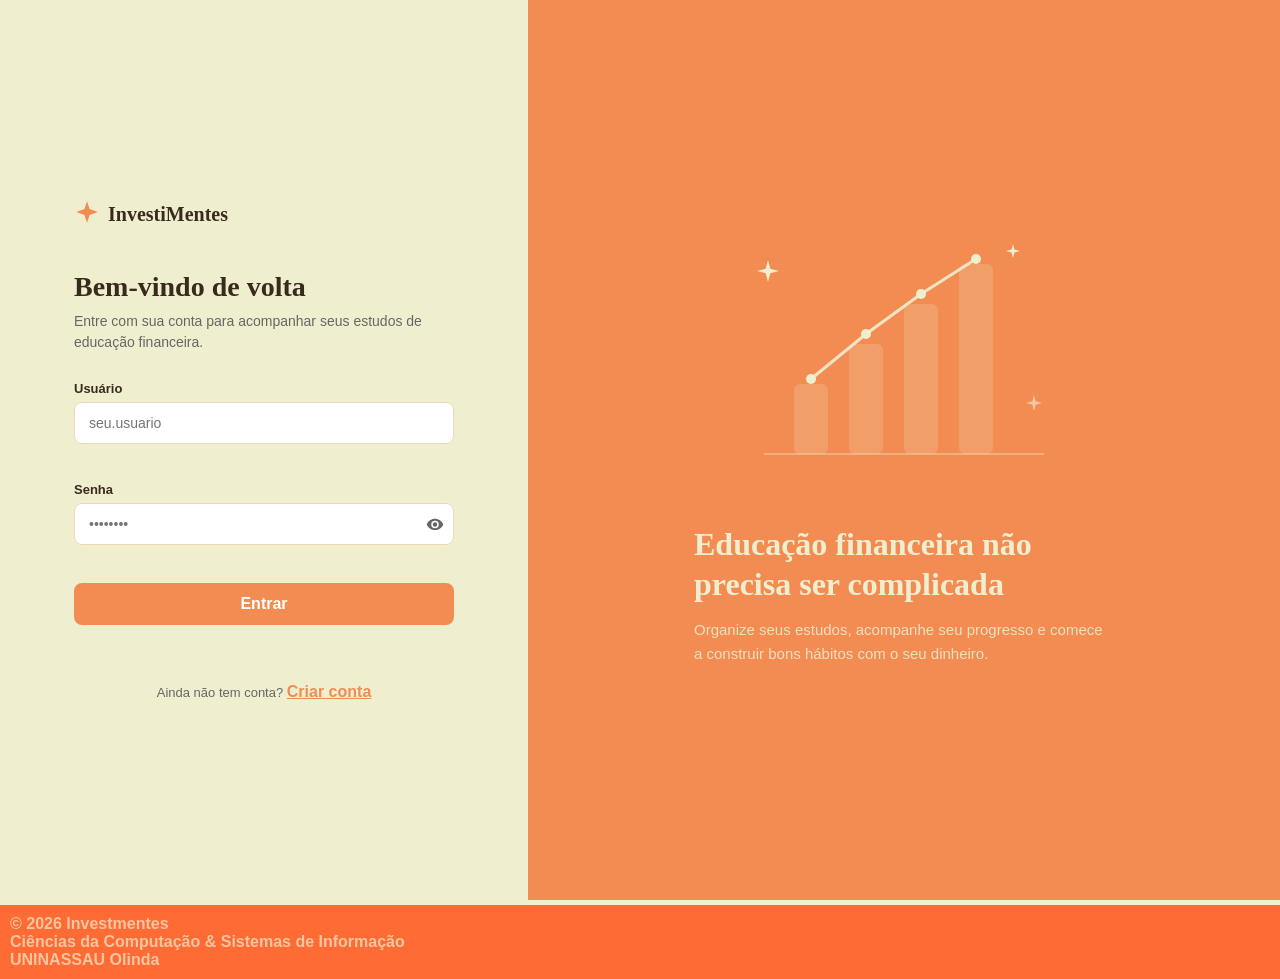
<file: frontend/pages/atividade-modulo1.html>
<!DOCTYPE html>
<html lang="pt-BR">

<head>
  <meta charset="UTF-8">
  <meta name="viewport" content="width=device-width, initial-scale=1.0">

  <title>Atividade — Módulo Básico | InvestiMentes</title>

  <link rel="icon" href="../assets/icons/logo_invest.ico">
  <link rel="stylesheet" href="../css/reset.css">
  <link rel="stylesheet" href="../css/global.css">
  <link rel="stylesheet" href="../css/layout/header.css">
  <link rel="stylesheet" href="../css/layout/footer.css">
  <link rel="stylesheet" href="../css/components/button.css">
  <link rel="stylesheet" href="../css/atividades.css">

  <script src="../js/data/questoes.js" defer></script>
  <script src="../js/config/config.js" defer></script>
  <script src="../js/services/api.js" defer></script>
  <script src="../js/services/auth.js" defer></script>
  <script src="../js/services/progresso.js" defer></script>
  <script src="../js/pages/atividades.js" defer></script>

  <script src="../js/components/theme.js"></script>
  <script src="../js/components/theme-toggle.js"></script>
</head>

<body data-modulo="1">
  <a class="pular-conteudo" href="#conteudo">Ir para as questões</a>

  <header class="cabecalho">
    <a class="cabecalho-brand" href="../pages/home.html">InvestiMentes</a>
    <a class="btn btn--contorno" href="modulo1.html">Voltar ao módulo</a>
  </header>

  <main id="conteudo" class="atividades-container">

    <section class="atividade-intro" aria-labelledby="titulo">
      <p class="atividade-etiqueta">Módulo 1 · Básico</p>

      <h1 id="titulo">Hora de praticar</h1>

      <p>Leia cada questão, digite a letra da alternativa e clique em Confirmar.
      Nas questões que pedem um valor, você também pode digitar o resultado do cálculo.</p>

      <p>Você pode tentar novamente se errar. Suas respostas são salvas na conta
      e o progresso do módulo continua de onde você parou.</p>

      <div class="atividade-resumo" role="status" aria-live="polite" aria-atomic="true">
        <p id="progresso-texto">0 de 16 questões concluídas</p>
        <progress id="progresso" max="16" value="0" aria-label="Questões concluídas"></progress>
        <p id="resultado-final"></p>
      </div>
    </section>

    <noscript>Ative o JavaScript no navegador para responder às questões.</noscript>

    <div id="questoes"></div>

    <a class="btn btn--contorno atividade-voltar" href="modulo1.html">Voltar ao módulo</a>
  </main>

  <div id="footer"></div>
  <script src="../js/components/footer.js"></script>

</body>

</html>
</file>
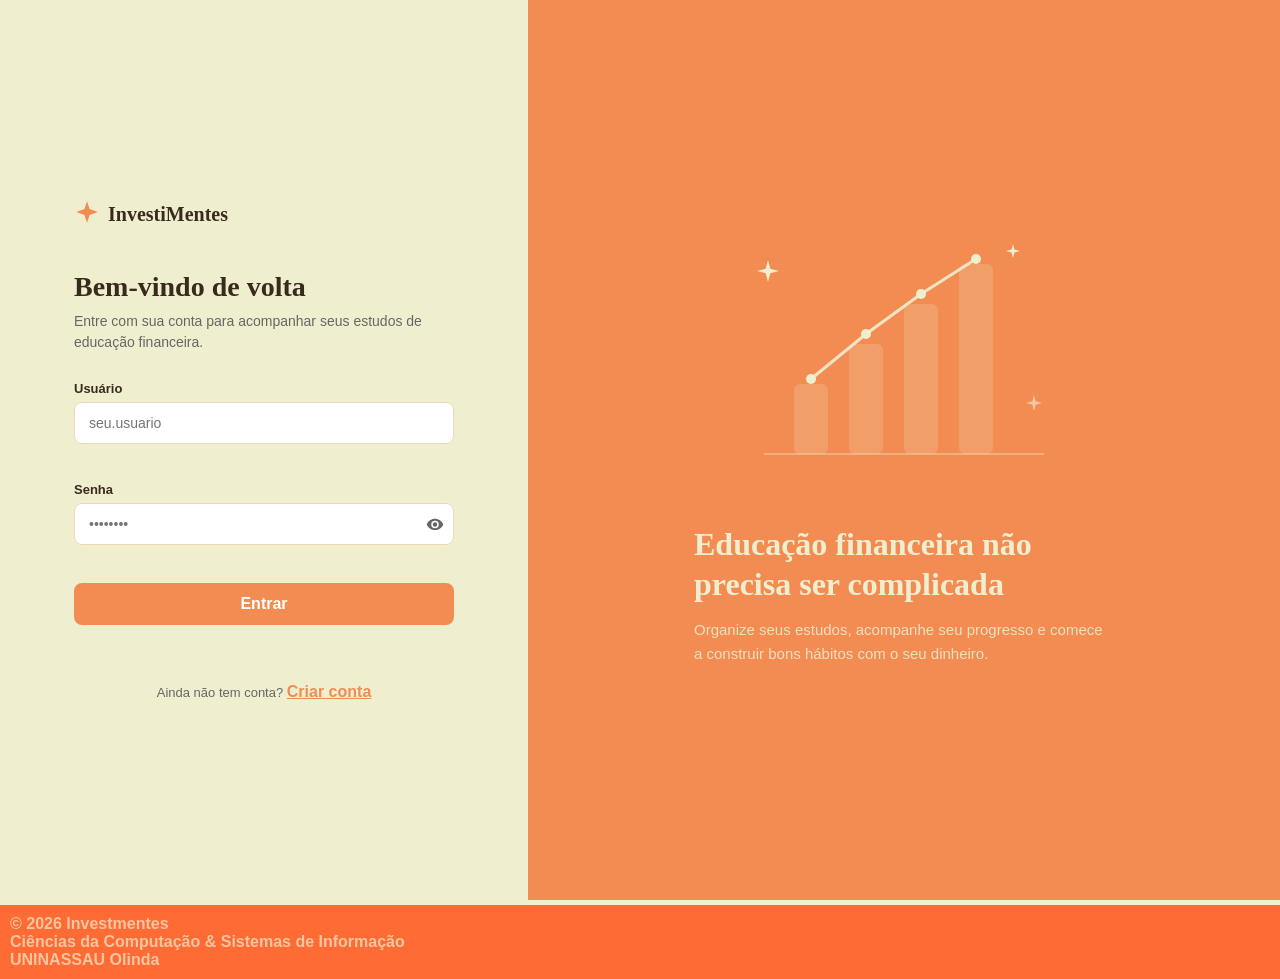
<file: frontend/pages/atividade-modulo2.html>
<!DOCTYPE html>
<html lang="pt-BR">

<head>
  <meta charset="UTF-8">
  <meta name="viewport" content="width=device-width, initial-scale=1.0">

  <title>Atividade — Módulo Intermediário | InvestiMentes</title>

  <link rel="icon" href="../assets/icons/logo_invest.ico">
  <link rel="stylesheet" href="../css/reset.css">
  <link rel="stylesheet" href="../css/global.css">
  <link rel="stylesheet" href="../css/layout/header.css">
  <link rel="stylesheet" href="../css/layout/footer.css">
  <link rel="stylesheet" href="../css/components/button.css">
  <link rel="stylesheet" href="../css/atividades.css">

  <script src="../js/data/questoes.js" defer></script>
  <script src="../js/config/config.js" defer></script>
  <script src="../js/services/api.js" defer></script>
  <script src="../js/services/auth.js" defer></script>
  <script src="../js/services/progresso.js" defer></script>
  <script src="../js/pages/atividades.js" defer></script>

  <script src="../js/components/theme.js"></script>
  <script src="../js/components/theme-toggle.js"></script>
</head>

<body data-modulo="2">
  <a class="pular-conteudo" href="#conteudo">Ir para as questões</a>

  <header class="cabecalho">
    <a class="cabecalho-brand" href="../pages/home.html">InvestiMentes</a>
    <a class="btn btn--contorno" href="modulo2.html">Voltar ao módulo</a>
  </header>

  <main id="conteudo" class="atividades-container">

    <section class="atividade-intro" aria-labelledby="titulo">
      <p class="atividade-etiqueta">Módulo 2 · Intermediário</p>

      <h1 id="titulo">Hora de praticar</h1>

      <p>Leia cada questão, digite a letra da alternativa e clique em Confirmar.
      Nas questões que pedem um valor, você também pode digitar o resultado do cálculo.</p>

      <p>Você pode tentar novamente se errar. Suas respostas são salvas na conta
      e o progresso do módulo continua de onde você parou.</p>

      <div class="atividade-resumo" role="status" aria-live="polite" aria-atomic="true">
        <p id="progresso-texto">0 de 16 questões concluídas</p>
        <progress id="progresso" max="16" value="0" aria-label="Questões concluídas"></progress>
        <p id="resultado-final"></p>
      </div>
    </section>

    <noscript>Ative o JavaScript no navegador para responder às questões.</noscript>

    <div id="questoes"></div>

    <a class="btn btn--contorno atividade-voltar" href="modulo2.html">Voltar ao módulo</a>
  </main>

  <div id="footer"></div>
  <script src="../js/components/footer.js"></script>

</body>

</html>
</file>
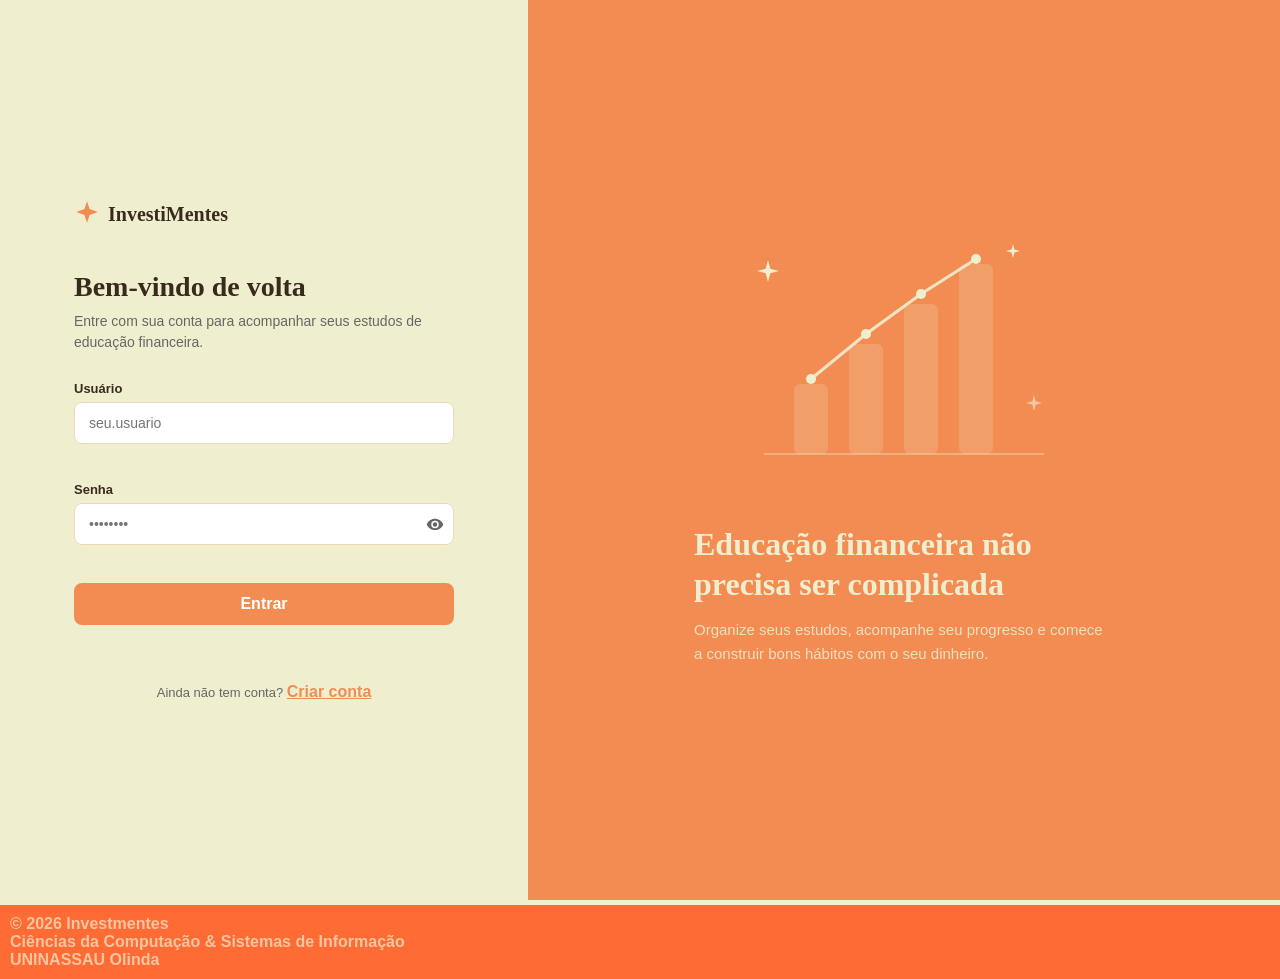
<file: frontend/pages/config.html>
<!DOCTYPE html>
<html lang="pt-BR">

<head>
    <meta charset="UTF-8">
    <meta name="viewport" content="width=device-width, initial-scale=1.0">

    <title>Configurações | InvestiMentes</title>

    <link rel="icon" href="../assets/icons/logo_invest.ico">

    <!-- CSS GERAL DO PROJETO -->
    <link rel="stylesheet" href="../css/reset.css">
    <link rel="stylesheet" href="../css/global.css">
    <link rel="stylesheet" href="../css/variables.css">

    <!-- HEADER E FOOTER OFICIAIS -->
    <link rel="stylesheet" href="../css/layout/header.css">
    <link rel="stylesheet" href="../css/layout/footer.css">

    <!-- CSS ESPECÍFICO DA CONFIGURAÇÃO -->
    <link rel="stylesheet" href="../css/config.css">
  <script>
  (function () {
    function redirecionarLogin() {
      try {
        localStorage.removeItem("investimentes_token");
      } catch (e) {}
      window.location.replace("login.html");
    }

    try {
      const token = localStorage.getItem("investimentes_token");
      if (!token) {
        redirecionarLogin();
        return;
      }

      const partes = token.split(".");
      if (partes.length !== 3) {
        redirecionarLogin();
        return;
      }

      const payloadBase64 = partes[1]
        .replace(/-/g, "+")
        .replace(/_/g, "/");

      const payload = JSON.parse(atob(payloadBase64));
      if (!payload.exp || payload.exp * 1000 <= Date.now()) {
        redirecionarLogin();
        return;
      }
    } catch (erro) {
      redirecionarLogin();
    }
  })();
</script>
<script src="../js/components/theme.js"></script>
  <script src="../js/components/theme-toggle.js"></script>
</head>

<body class="config-page">

    <!-- CABEÇALHO -->

    <header class="cabecalho">

        <a
            class="cabecalho-brand"
            href="home.html"
            aria-label="InvestiMentes — portal inicial"
        >
            InvestiMentes
        </a>

        <div class="cabecalho-acoes">

            <a
                href="home.html"
                class="config-sair"
            >
                Voltar
            </a>

        </div>

    </header>
    <!-- CONTEÚDO PRINCIPAL -->

    <main
        id="conteudo"
        class="config-main"
        tabindex="-1"
    >

        <section
            class="config-card"
            aria-labelledby="config-title"
        >

            <!-- TÍTULO -->

            <div class="config-cabecalho">

                <h1 id="config-title">
                    Configurações
                </h1>

                <p class="config-saudacao">
                    Olá,
                    <span id="nome-saudacao">usuário</span>!
                </p>

            </div>


            <!-- ALTERAR NOME -->

            <section class="config-secao">

                <h2>
                    Nome de usuário
                </h2>

                <p class="config-descricao">
                    Altere o nome que será exibido na sua conta.
                </p>

                <form
                    id="form-nome"
                    class="config-form"
                >

                    <div class="campo">

                        <label for="nome-usuario">
                            Nome de usuário
                        </label>

                        <input
                            type="text"
                            id="nome-usuario"
                            name="nome"
                            placeholder="Digite seu nome"
                            autocomplete="name"
                            required
                        >

                    </div>

                    <button
                        type="submit"
                        class="config-botao"
                    >
                        Alterar nome
                    </button>

                    <p
                        id="nome-feedback"
                        class="feedback"
                        aria-live="polite"
                    ></p>

                </form>

            </section>


            <!-- ALTERAR SENHA -->

            <section class="config-secao">

                <h2>
                    Alterar senha
                </h2>

                <p class="config-descricao">
                    Atualize a senha da sua conta.
                </p>

                <form
                    id="form-senha"
                    class="config-form"
                >

                    <div class="campo">

                        <label for="senha-atual">
                            Senha atual
                        </label>

                        <div class="campo-senha">

                            <input
                                type="password"
                                id="senha-atual"
                                name="senha-atual"
                                autocomplete="current-password"
                                maxlength="15"
                                required
                            >

                            <button
                                type="button"
                                class="botao-visualizar-senha"
                                data-target="senha-atual"
                                aria-label="Mostrar senha"
                                aria-pressed="false"
                            >
                                👁
                            </button>

                        </div>

                    </div>


                    <div class="campo">

                        <label for="nova-senha">
                            Nova senha
                        </label>

                        <div class="campo-senha">

                            <input
                                type="password"
                                id="nova-senha"
                                name="nova-senha"
                                autocomplete="new-password"
                                maxlength="15"
                                required
                            >

                            <button
                                type="button"
                                class="botao-visualizar-senha"
                                data-target="nova-senha"
                                aria-label="Mostrar senha"
                                aria-pressed="false"
                            >
                                👁
                            </button>

                        </div>

                    </div>


                    <div class="campo">

                        <label for="confirmar-senha">
                            Confirmar nova senha
                        </label>

                        <div class="campo-senha">

                            <input
                                type="password"
                                id="confirmar-senha"
                                name="confirmar-senha"
                                autocomplete="new-password"
                                maxlength="15"
                                required
                            >

                            <button
                                type="button"
                                class="botao-visualizar-senha"
                                data-target="confirmar-senha"
                                aria-label="Mostrar senha"
                                aria-pressed="false"
                            >
                                👁
                            </button>

                        </div>

                    </div>


                    <button
                        type="submit"
                        class="config-botao"
                    >
                        Alterar senha
                    </button>

                    <p
                        id="senha-feedback"
                        class="feedback"
                        aria-live="polite"
                    ></p>

                </form>

            </section>


            <!-- TEMA -->

            <section class="config-secao">

                <h2>
                    Tema
                </h2>

                <p class="config-descricao">
                    Escolha a aparência da página.
                </p>

                <div
                    class="tema-opcoes"
                    aria-label="Opções de tema"
                >

                    <button
                        type="button"
                        id="tema-claro"
                        class="tema-botao"
                    >
                        Tema claro
                    </button>

                    <button
                        type="button"
                        id="tema-escuro"
                        class="tema-botao"
                    >
                        Tema escuro
                    </button>

                </div>

            </section>

        </section>

    </main>


    <!-- RODAPÉ OFICIAL DO PROJETO -->

    <div id="footer"></div>

    <!-- SCRIPTS -->
    <script src="../js/config/config.js?v=20251005d"></script>
    <script src="../js/services/api.js?v=20251005d"></script>
    <script src="../js/services/auth.js?v=20251005d"></script>
    <script src="../js/services/usuario.js?v=20251005d"></script>
    <script src="../js/components/footer.js?v=20251005d"></script>
    <script src="../js/pages/config.js?v=20251005d"></script>
</body>
</html>
</file>
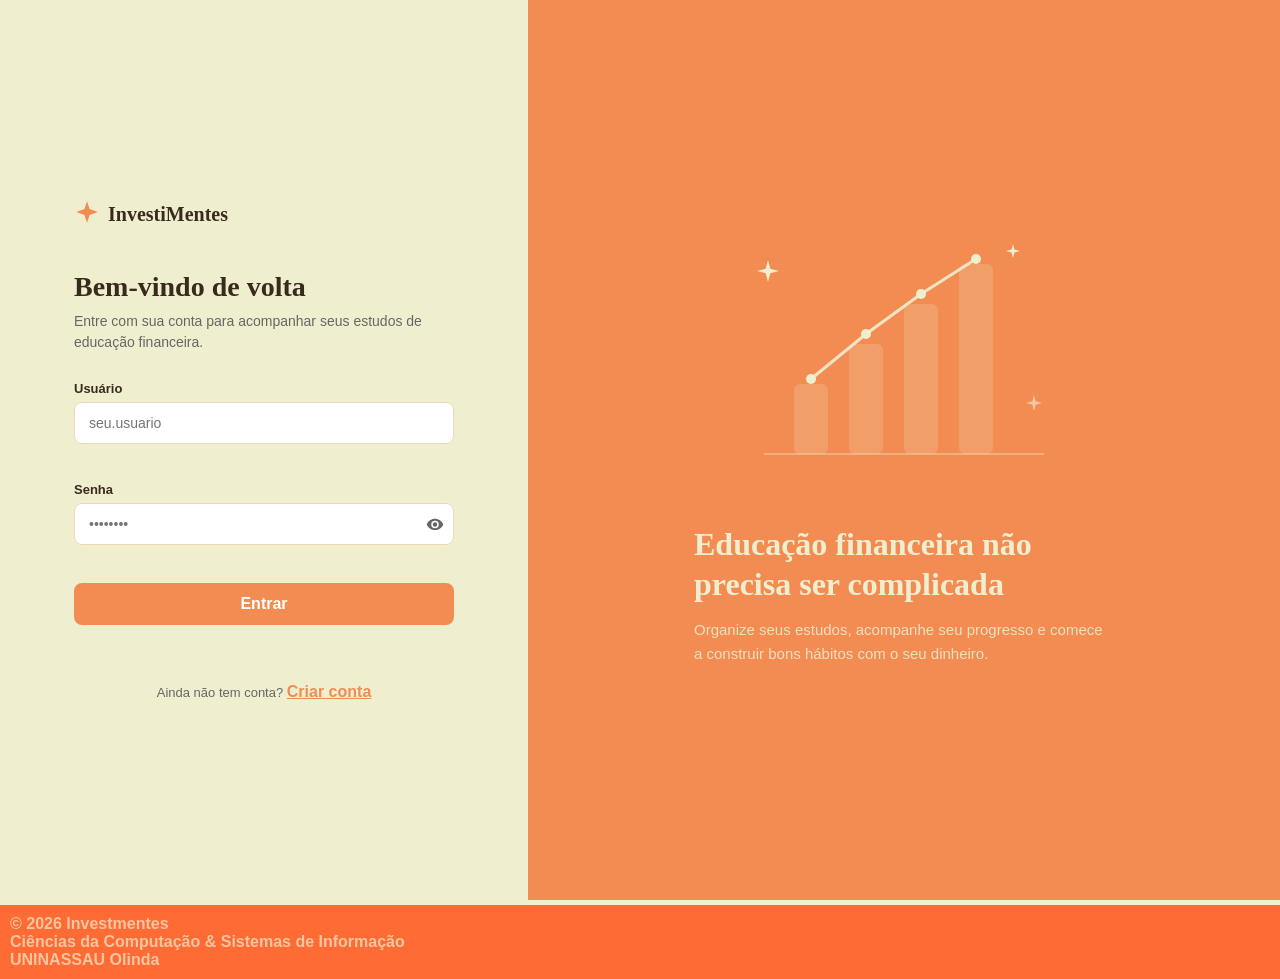
<file: frontend/pages/home.html>
<!DOCTYPE html>
<html lang="pt-BR">
<head>
  <meta charset="UTF-8">
  <meta name="viewport" content="width=device-width, initial-scale=1.0">

  <title>Investimentes - Home</title>

  <link rel="icon" href="../assets/icons/logo_invest.ico" type="image/x-icon">
  <link rel="stylesheet" href="../css/reset.css">
  <link rel="stylesheet" href="../css/global.css">
  <link rel="stylesheet" href="../css/layout/header.css">
  <link rel="stylesheet" href="../css/layout/footer.css">
  <link rel="stylesheet" href="../css/home.css">
  <link rel="stylesheet" href="../css/components/button.css">

  <script src="../js/components/theme.js"></script>
  <script src="../js/components/theme-toggle.js"></script>
</head>
<body class="home-page">
  <a class="home-skip-link" href="#conteudo">Ir para o conteúdo</a>
  <header class="cabecalho">
    <a class="cabecalho-brand" href="../index.html" aria-label="InvestiMentes — portal inicial">InvestiMentes</a>
    <div class="cabecalho-acoes">
      <a href="config.html" class="btn btn--contorno">Configurações</a>
      <a href="../index.html" id="botao-sair" class="btn btn--contorno">Sair</a>

   </div>
  </header>

  <main id="conteudo" class="home-container home-main" tabindex="-1">

    <section class="home-intro" aria-labelledby="home-title">
      <p class="home-eyebrow">Aprender para o dia a dia</p>
      <h1 id="home-title">Bem vindo [nome]</h1> <!-- Substituir [nome] pelo nome do usuário -->
      <p>Aprenda educação financeira de forma prática e objetiva.</p>

    </section>
    
    <section aria-labelledby="modules-title">

      <div class="home-section-heading">
        <h2 id="modules-title">Módulos de aprendizagem</h2>
      </div>

      <div class="home-module-grid">
        <article class="home-module-card" aria-labelledby="basic-title">

          <div class="home-card-meta">
            <span class="home-eyebrow">Módulo 1</span>
              <span>
              <a href="modulo1.html" class="btn btn--contorno">Ver Modulo</a>
            </span>
          </div>

          <h3 id="basic-title">Básico</h3>
          <p>Entenda suas escolhas financeiras e aprenda a organizar o dinheiro com hábitos simples do cotidiano.</p>
          <ul class="home-topic-list">
            <li>Escolhas financeiras, necessidades, desejos e projetos</li>
            <li>Orçamento pessoal, receitas e despesas</li>
            <li>Consumo planejado, comparação de preços e desperdício</li>
            <li>Poupança, metas e reserva para imprevistos</li>
          </ul>
        </article>
        <article class="home-module-card" aria-labelledby="intermediate-title">

          <div class="home-card-meta">
            <span class="home-eyebrow">Módulo 2</span>
            <span>
              <a href="modulo2.html" class="btn btn--contorno">Ver Modulo</a>
            </span>
          </div>

          <h3 id="intermediate-title">Intermediário</h3>
          <p>Aprofunde seus conhecimentos para compreender o crédito, os investimentos e os riscos financeiros.</p>
          <ul class="home-topic-list">
            <li>Crédito, juros, cartão de crédito e Custo Efetivo Total</li>
            <li>Endividamento, superendividamento e reorganização financeira</li>
            <li>Investimentos, liquidez, risco e rentabilidade</li>
            <li>Riscos financeiros, golpes, seguros e planejamento de futuro</li>
          </ul>

        </article>
      </div>
    </section>
    <section class="home-progress" aria-labelledby="progress-title">
      <div>
        <p class="home-eyebrow">Acompanhamento dos estudos</p>
        <h2 id="progress-title">Seu progresso</h2>
      </div>
      <div class="home-progress-message">
        <p id="home-progresso-geral">Carregando seu progresso...</p>
        <progress id="home-progresso-barra" max="32" value="0" aria-label="Questões concluídas"></progress>
        <ul id="home-progresso-modulos" class="home-progresso-lista"></ul>
      </div>
    </section>
  </main>
  <div id="footer"></div>
  <script src="../js/config/config.js"></script>
  <script src="../js/services/api.js"></script>
  <script src="../js/services/auth.js"></script>
  <script src="../js/services/progresso.js"></script>
  <script src="../js/pages/home.js"></script>
  <script src="../js/components/footer.js"></script>
</body>
</html>
</file>
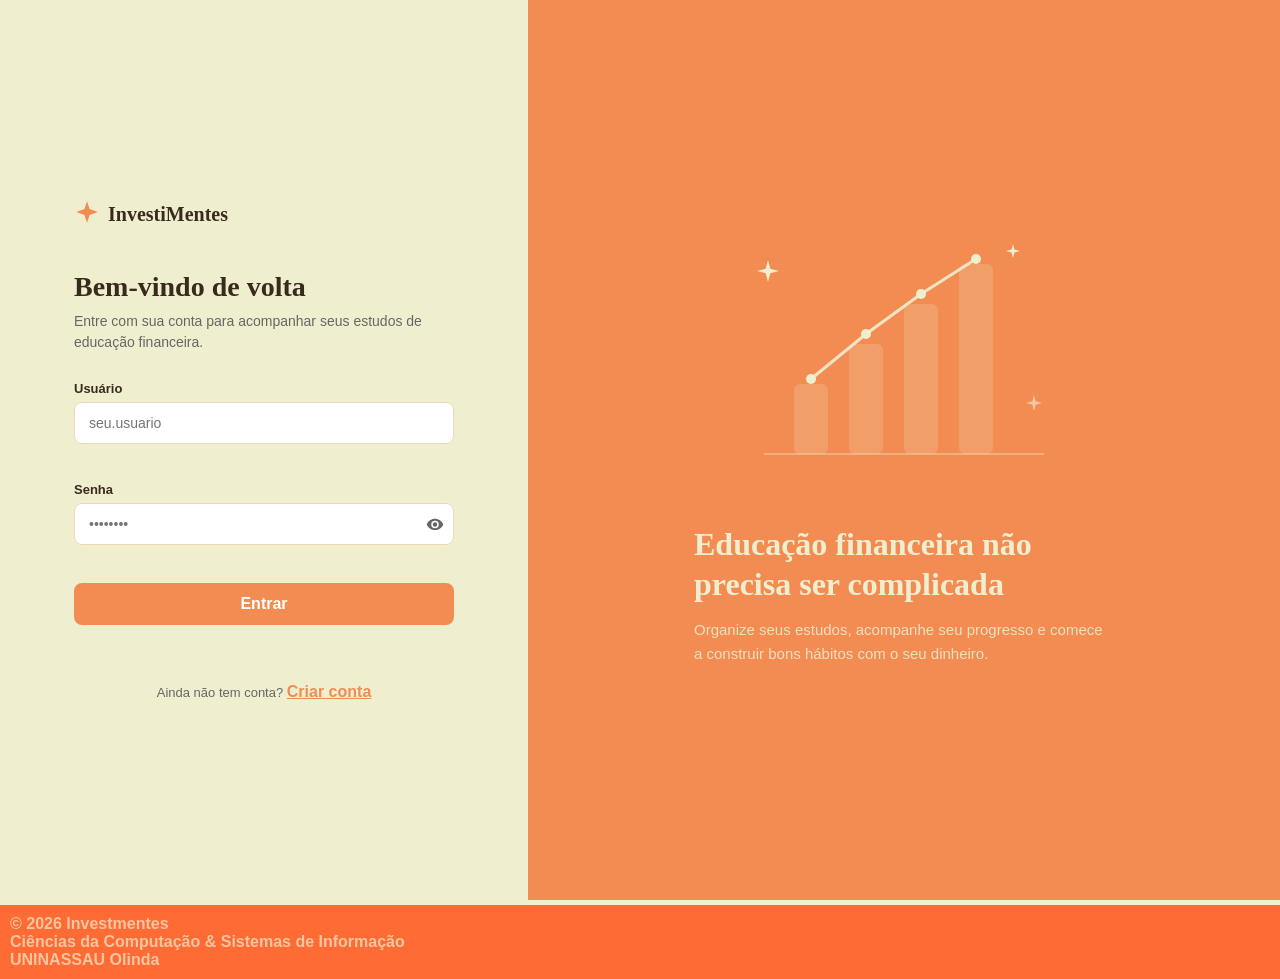
<file: frontend/pages/login.html>
<!DOCTYPE html>
<html lang="pt-br">
<head>
  <meta charset="UTF-8">
  <meta name="viewport" content="width=device-width, initial-scale=1.0">
  <title>InvestiMentes - Login</title>
  <link rel="stylesheet" href="../css/login.css">
  <link rel="stylesheet" href ="../css/reset.css">
  <link rel="stylesheet" href="../css/global.css">
  <link rel="stylesheet" href="../css/layout/footer.css">
  <link rel="stylesheet" href="../css/components/button.css">
  <script src="../js/components/theme.js"></script>
  <script src="../js/components/theme-toggle.js"></script>
</head>
<body>

  <div class="pagina">

    <!-- lado esquerdo: formulario -->
    <section class="lado-form">
      <div class="conteudo-form">

        <div class="marca">
          <span class="marca-icone">
            <svg viewBox="0 0 24 24" width="26" height="26">
              <path d="M12 2 L14.4 9.2 L22 12 L14.4 14.8 L12 22 L9.6 14.8 L2 12 L9.6 9.2 Z" fill="currentColor"/>
            </svg>
          </span>
          <span class="marca-texto">InvestiMentes</span>
        </div>

        <h1>Bem-vindo de volta</h1>
        <p class="subtexto">Entre com sua conta para acompanhar seus estudos de educação financeira.</p>

        <form id="form-login" novalidate>

          <div class="campo">
            <label for="login-usuario">Usuário</label>
            <input
              type="text"
              id="login-usuario"
              name="usuario"
              placeholder="seu.usuario"
              autocomplete="username"
              maxlength="20"
              required
            >
            <span class="erro" id="erro-login-usuario"></span>
          </div>

          <div class="campo">
            <label for="login-senha">Senha</label>
            <div class="campo-senha">
              <input
                type="password"
                id="login-senha"
                name="senha"
                placeholder="••••••••"
                autocomplete="current-password"
                required
              >
              <button type="button" class="botao-olho btn btn--icone" id="botao-olho-login" aria-label="Mostrar senha">
                <svg viewBox="0 0 24 24" width="18" height="18"><path fill="currentColor" d="M12 5c-5 0-9.27 3.11-11 7.5 1.73 4.39 6 7.5 11 7.5s9.27-3.11 11-7.5C21.27 8.11 17 5 12 5zm0 12.5A5 5 0 1 1 12 7.5a5 5 0 0 1 0 10zm0-8a3 3 0 1 0 0 6 3 3 0 0 0 0-6z"/></svg>
              </button>
            </div>
            <span class="erro" id="erro-login-senha"></span>
          </div>

          <button type="submit" id="botao-login" class="btn btn--primario btn--bloco">Entrar</button>

          <p class="mensagem-status" id="mensagem-login"></p>

        </form>

        <p class="rodape-form">
          Ainda não tem conta?
          <button type="button" class="btn btn--ghost" id="abrir-cadastro">Criar conta</button>
        </p>

      </div>
    </section>

    <!-- lado direito: apresentacao -->
    <aside class="lado-apresentacao">
      <div class="apresentacao-conteudo">

        <div class="ilustracao" id="ilustracao">
          <svg viewBox="0 0 320 260" class="grafico-svg">
            <line x1="20" y1="220" x2="300" y2="220" stroke="#EFEFD0" stroke-opacity="0.35" stroke-width="2"/>
            <rect class="barra barra-1" x="50"  y="150" width="34" height="70" rx="6"/>
            <rect class="barra barra-2" x="105" y="110" width="34" height="110" rx="6"/>
            <rect class="barra barra-3" x="160" y="70"  width="34" height="150" rx="6"/>
            <rect class="barra barra-4" x="215" y="30"  width="34" height="190" rx="6"/>
            <path class="linha-tendencia" d="M67 145 L122 100 L177 60 L232 25" fill="none" stroke="#EFEFD0" stroke-width="3" stroke-linecap="round"/>
            <circle class="ponto" cx="67" cy="145" r="5"/>
            <circle class="ponto" cx="122" cy="100" r="5"/>
            <circle class="ponto" cx="177" cy="60" r="5"/>
            <circle class="ponto" cx="232" cy="25" r="5"/>
          </svg>

          <svg class="brilho brilho-1" viewBox="0 0 24 24"><path d="M12 0 L14.5 9.5 L24 12 L14.5 14.5 L12 24 L9.5 14.5 L0 12 L9.5 9.5 Z" fill="#EFEFD0"/></svg>
          <svg class="brilho brilho-2" viewBox="0 0 24 24"><path d="M12 0 L14.5 9.5 L24 12 L14.5 14.5 L12 24 L9.5 14.5 L0 12 L9.5 9.5 Z" fill="#F7C59F"/></svg>
          <svg class="brilho brilho-3" viewBox="0 0 24 24"><path d="M12 0 L14.5 9.5 L24 12 L14.5 14.5 L12 24 L9.5 14.5 L0 12 L9.5 9.5 Z" fill="#EFEFD0"/></svg>
        </div>

        <h2>Educação financeira não precisa ser complicada</h2>
        <p>Organize seus estudos, acompanhe seu progresso e comece a construir bons hábitos com o seu dinheiro.</p>

      </div>
    </aside>

  </div>

  <div id="footer"></div>

  <!-- modal de cadastro -->
  <div class="fundo-modal" id="fundo-modal">
    <div class="modal-cadastro" role="dialog" aria-modal="true" aria-labelledby="titulo-cadastro">
      <button type="button" class="fechar-modal btn btn--icone" id="fechar-modal" aria-label="Fechar">&times;</button>

      <h2 id="titulo-cadastro">Criar conta</h2>
      <p class="subtexto">Use só letras e números no usuário, sem espaços ou símbolos.</p>

      <form id="form-cadastro" novalidate>

        <div class="campo">
          <label for="cad-usuario">Usuário</label>
          <input
            type="text"
            id="cad-usuario"
            name="usuario"
            placeholder="ex: joao123"
            maxlength="20"
            required
          >
          <span class="erro" id="erro-cad-usuario"></span>
        </div>

        <div class="campo">
          <label for="cad-senha">Senha</label>
          <input
            type="password"
            id="cad-senha"
            name="senha"
            placeholder="mínimo 6 caracteres"
            minlength="6"
            required
          >
          <span class="erro" id="erro-cad-senha"></span>
        </div>

        <div class="campo">
          <label for="cad-senha-confirma">Confirmar senha</label>
          <input
            type="password"
            id="cad-senha-confirma"
            name="senha-confirma"
            placeholder="repita a senha"
            minlength="6"
            required
          >
          <span class="erro" id="erro-cad-senha-confirma"></span>
        </div>

        <button type="submit" id="botao-cadastro" class="btn btn--primario btn--bloco">Criar conta</button>

        <p class="mensagem-status" id="mensagem-cadastro"></p>

      </form>
    </div>
  </div>

  <script src="../js/config/config.js"></script>
  <script src="../js/services/api.js"></script>
  <script src="../js/services/auth.js"></script>
  <script src="../js/pages/login.js"></script>
  <script src="../js/components/footer.js"></script>
</body>
</html>
</file>
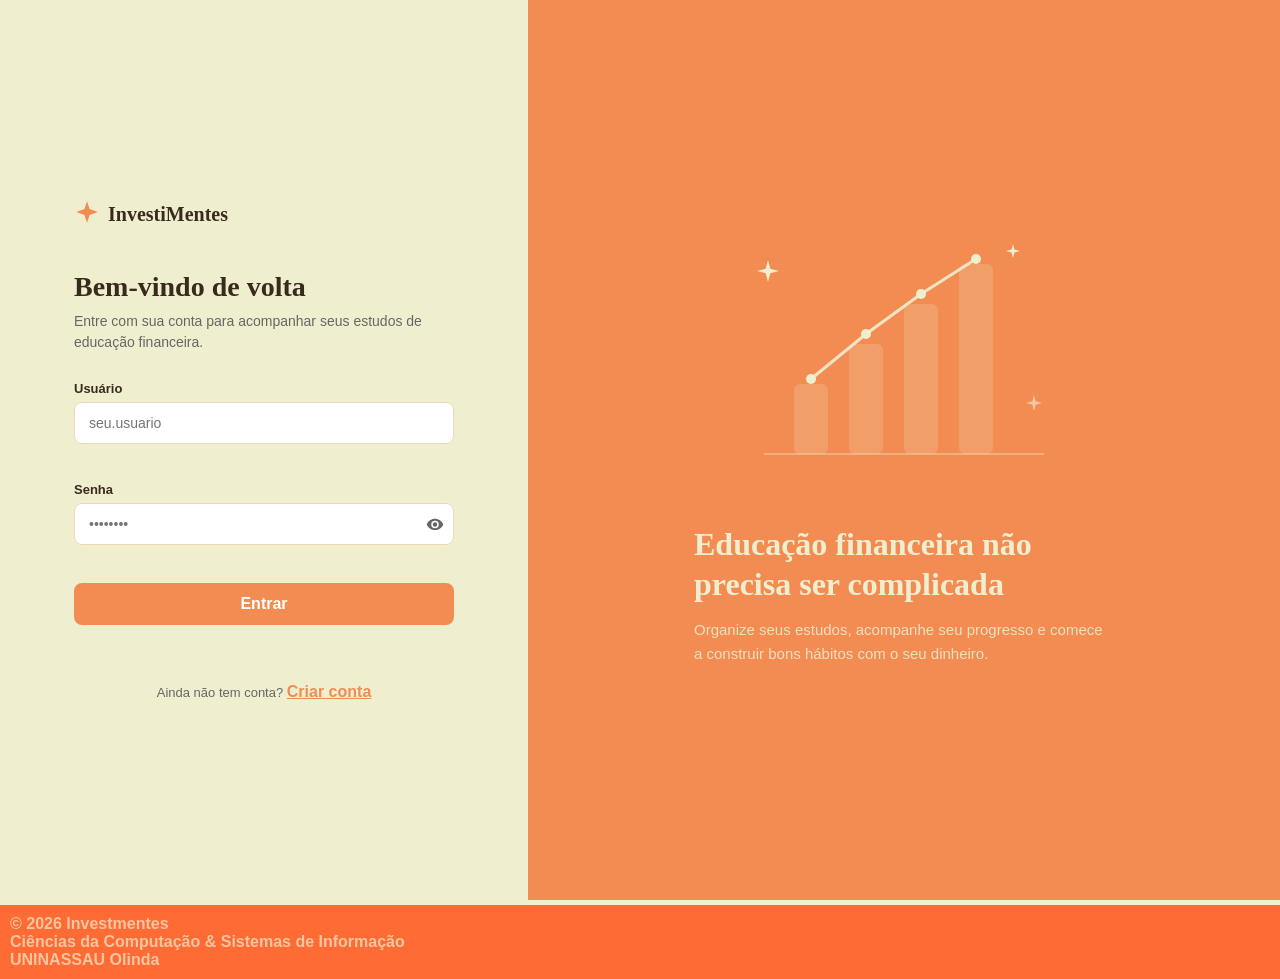
<file: frontend/pages/modulo1.html>
<!DOCTYPE html>
<html lang="pt-BR">

<head>
    <meta charset="UTF-8">
    <meta name="viewport" content="width=device-width, initial-scale=1.0">

    <title>Investimentes - Módulo 1</title> <!--nome estava errado-->
    <!--referencias padrão-->
    <link rel="stylesheet" href="../css/modulo.css">
    <link rel="stylesheet" href="../css/global.css">
    <link rel="stylesheet" href="../css/reset.css">
    <link rel="stylesheet" href="../css/layout/header.css">
    <link rel="stylesheet" href="../css/layout/footer.css">
    <link rel="stylesheet" href="../css/components/button.css">
  <script src="../js/components/theme.js"></script>
  <script src="../js/components/theme-toggle.js"></script>
</head>

<body data-modulo="1">
    <!--Header padrão-->
    <header class="cabecalho">
    <a class="cabecalho-brand" href="../pages/home.html" aria-label="InvestiMentes — portal inicial">InvestiMentes</a>
    <div class="cabecalho-acoes">
      <a href="./home.html" class="btn btn--contorno">Voltar</a>

   </div>
    </header>




    <!-- CONTEÚDO PRINCIPAL -->
    <main class="conteudo">

        <!-- VÍDEO -->
        <section class="video-card">

            <div class="video">

                <iframe
                    src="https://www.youtube.com/embed/FdTip4SdWMw"
                    title="Eu vou levar - Série Eu e meu dinheiro"
                    allow="accelerometer; autoplay; clipboard-write; encrypted-media; gyroscope; picture-in-picture; web-share"
                    allowfullscreen>
                </iframe>

            </div>


            <!-- DESCRIÇÃO -->
            <div class="descricao">

                <h2>
                    Regras do Dinheiro — Educação Financeira
                </h2>

                <p>
                    Aprenda os princípios fundamentais da educação financeira
                    e desenvolva uma relação mais consciente com o dinheiro.
                    Nesta etapa, você conhecerá conceitos importantes para
                    organizar sua vida financeira e tomar melhores decisões.
                </p>

            </div>

        </section>


        <div class="cards-grid">
            <!-- LEITURA RECOMENDADA -->
            <section class="card leitura">

                <div class="titulo-card">

                    <span></span>

                    <h2>
                        Leitura Recomendada
                    </h2>

                </div>


                <div class="livro">

                    <div class="capa">
                        <span>📖</span>
                    </div>


                    <div class="informacoes">

                        <h3>
                           Nossa relação com o dinheiro
                        </h3>

                        <p>
                        Cidadania Financeira
                        </p>

                        <strong>
                            Banco Central do Brasil
                        </strong>

                        <a
                            href="https://www.bcb.gov.br/content/cidadaniafinanceira/documentos_cidadania/Cuidando_do_seu_dinheiro_Gestao_de_Financas_Pessoais/v4_modulo_1_caderno_educacao_financeira_430206_2026.pdf "
                            target="_blank">

                            Acesse aqui ↗

                        </a>

                    </div>

                </div>

            </section>


            <!-- ATIVIDADE -->
            <a class="card atividade" href="atividade-modulo1.html">

                <div class="icone atividade-icone">
                    ▶
                </div>

                <div class="texto-card">

                    <h2>
                        Fazer Atividade
                    </h2>

                    <p>
                        16 questões
                    </p>

                </div>

                <span class="seta">
                    ›
                </span>

            </a>


            <!-- INFORMAÇÕES DO MÓDULO -->
            <section class="card informacao-modulo">

                <h2>
                    Sobre este módulo
                </h2>

                <p>
                    O Módulo 1 apresenta os conceitos básicos de educação
                    financeira.
                </p>

                <p>
                    Você aprenderá a reconhecer necessidades e desejos,
                    compreender a importância do planejamento e desenvolver
                    hábitos financeiros mais conscientes.
                </p>

            </section>
        </div>

        <!-- PROGRESSO DO MÓDULO -->
        <section class="modulo-progresso" aria-labelledby="modulo-progresso-titulo">
            <h2 id="modulo-progresso-titulo">Seu progresso neste módulo</h2>
            <p id="modulo-progresso-texto">Carregando seu progresso...</p>
            <progress id="modulo-progresso-barra" max="16" value="0" aria-label="Questões concluídas"></progress>
            <p id="modulo-progresso-status"></p>
        </section>

    </main>

    <div id="footer"></div>
    <script src="../js/config/config.js"></script>
    <script src="../js/services/api.js"></script>
    <script src="../js/services/auth.js"></script>
    <script src="../js/services/progresso.js"></script>
    <script src="../js/pages/modulo.js"></script>
    <script src="../js/components/footer.js"></script>

</body>

</html>
</file>
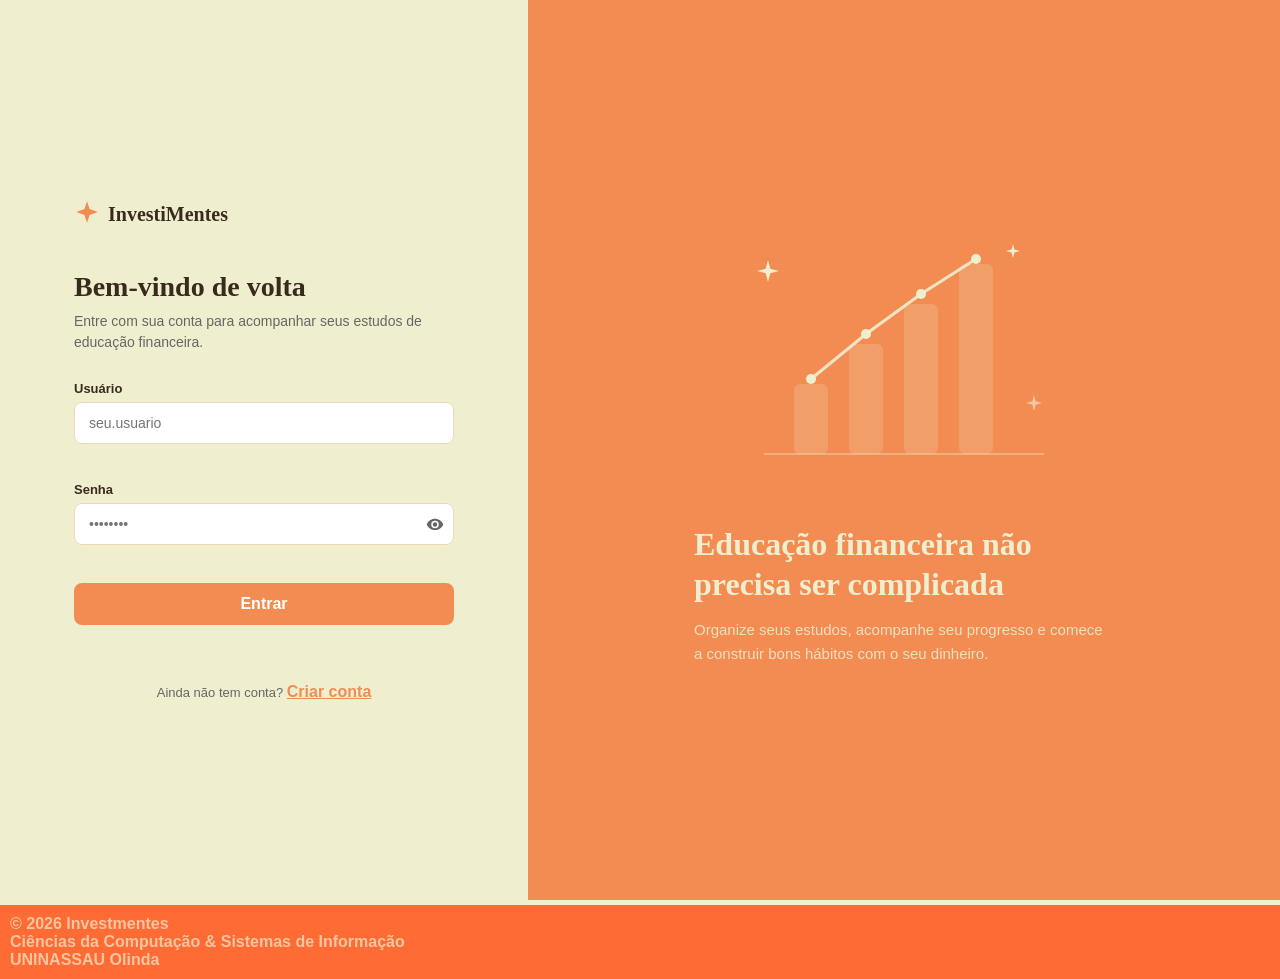
<file: frontend/pages/modulo2.html>
<!DOCTYPE html>
<html lang="pt-BR">
<!-- Que codigo lindo-->
<head>
    <meta charset="UTF-8">
    <meta name="viewport" content="width=device-width, initial-scale=1.0">

    <title>Investimentes - Módulo 2</title>
    <!--referencias padrão de css-->
    <link rel="stylesheet" href="../css/modulo.css">
    <link rel="stylesheet" href="../css/global.css">
    <link rel="stylesheet" href="../css/reset.css">
    <link rel="stylesheet" href="../css/layout/header.css">
    <link rel="stylesheet" href="../css/layout/footer.css">
    <link rel="stylesheet" href="../css/components/button.css">
  <script src="../js/components/theme.js"></script>
  <script src="../js/components/theme-toggle.js"></script>
</head>

<body data-modulo="2">
    <!--header padrão-->
    <header class="cabecalho">
    <a class="cabecalho-brand" href="../pages/home.html" aria-label="InvestiMentes — portal inicial">InvestiMentes</a>
    <div class="cabecalho-acoes">
      <a href="./home.html" class="btn btn--contorno">Voltar</a>
    </div>
    </header>

   
    <!-- CONTEÚDO PRINCIPAL -->
    <main class="conteudo">

        <!-- VÍDEO -->
        <section class="video-card">

            <div class="video">

                <iframe
                    src="https://www.youtube.com/embed/k6O554uP2Kc"
                    title="Vídeo educativo - Módulo 2"
                    allow="accelerometer; autoplay; clipboard-write; encrypted-media; gyroscope; picture-in-picture; web-share"
                    allowfullscreen>
                </iframe>

            </div>


            <!-- DESCRIÇÃO -->
            <div class="descricao">

                <h2>
                    Planejamento Financeiro — Nível Intermediário
                </h2>

                <p>
                    Aprofunde seus conhecimentos sobre educação financeira,
                    aprendendo como planejar seus objetivos, organizar seus
                    recursos e tomar decisões financeiras de maneira mais
                    consciente.
                </p>

            </div>

        </section>


        <div class="cards-grid">
            <!-- LEITURA RECOMENDADA -->
            <section class="card leitura">

                <div class="titulo-card">

                    <span></span>

                    <h2>
                        Leitura Recomendada
                    </h2>

                </div>


                <div class="livro">

                    <div class="capa">
                        <span>📖</span>
                    </div>


                    <div class="informacoes">

                        <h3>
                            Orçamento pessoal ou familiar?
                        </h3>

                        <p>
                            Cidadania Financeira
                        </p>

                        <strong>
                            Banco Central do Brasil
                        </strong>

                        <a
                            href="https://www.bcb.gov.br/content/cidadaniafinanceira/documentos_cidadania/Cuidando_do_seu_dinheiro_Gestao_de_Financas_Pessoais/v4_modulo_2_caderno_educacao_financeira_430206_2026.pdf"
                            target="_blank">

                            Acesse aqui ↗

                        </a>

                    </div>

                </div>

            </section>


            <!-- ATIVIDADE -->
            <a class="card atividade" href="atividade-modulo2.html">

                <div class="icone atividade-icone">
                    ▶
                </div>

                <div class="texto-card">

                    <h2>
                        Fazer Atividade
                    </h2>

                    <p>
                        16 questões
                    </p>

                </div>

                <span class="seta">
                    ›
                </span>

            </a>


            <!-- INFORMAÇÕES DO MÓDULO -->
            <section class="card informacao-modulo">

                <h2>
                    Sobre este módulo
                </h2>

                <p>
                    O Módulo 2 é destinado aos alunos que já possuem
                    conhecimentos básicos de educação financeira.
                </p>

                <p>
                    Nesta etapa, o aluno poderá aprofundar seus conhecimentos
                    sobre planejamento financeiro, investimentos, juros compostos
                    e tomada de decisões financeiras.
                </p>

            </section>
        </div>

        <!-- PROGRESSO DO MÓDULO -->
        <section class="modulo-progresso" aria-labelledby="modulo-progresso-titulo">
            <h2 id="modulo-progresso-titulo">Seu progresso neste módulo</h2>
            <p id="modulo-progresso-texto">Carregando seu progresso...</p>
            <progress id="modulo-progresso-barra" max="16" value="0" aria-label="Questões concluídas"></progress>
            <p id="modulo-progresso-status"></p>
        </section>

    </main>
    <div id="footer"></div>
    <script src="../js/config/config.js"></script>
    <script src="../js/services/api.js"></script>
    <script src="../js/services/auth.js"></script>
    <script src="../js/services/progresso.js"></script>
    <script src="../js/pages/modulo.js"></script>
    <script src="../js/components/footer.js"></script>

</body>

</html>
</file>
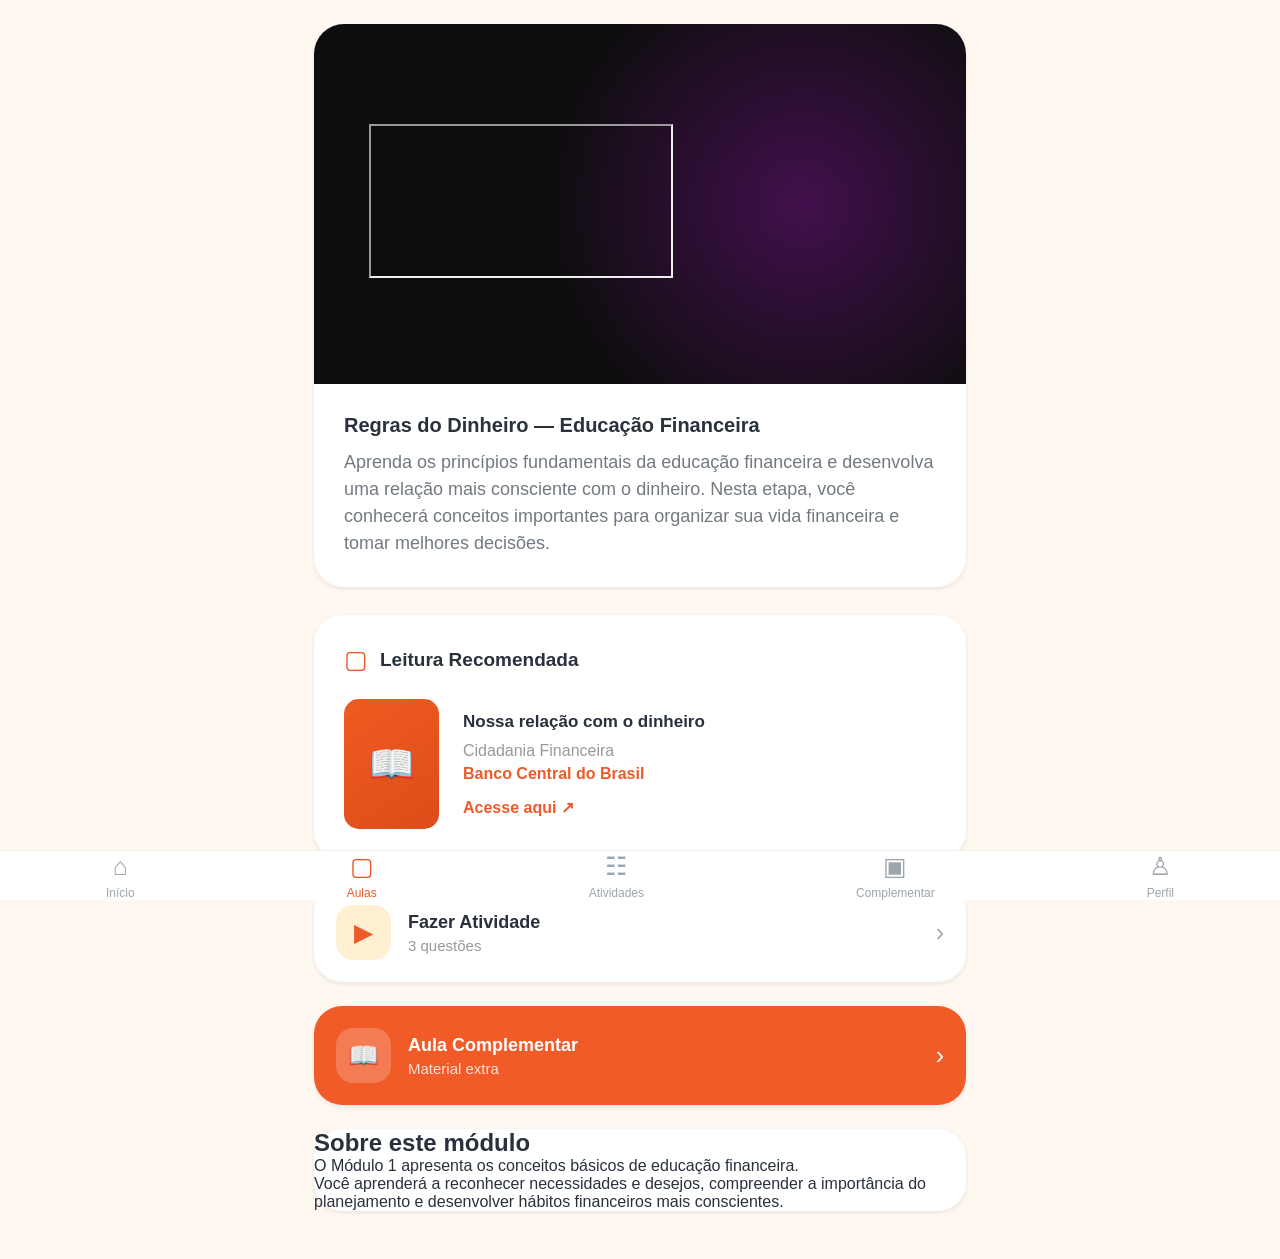
<file: frontend/pages/módulos/modulo1.html>
<!DOCTYPE html>
<html lang="pt-BR">

<head>
    <meta charset="UTF-8">
    <meta name="viewport" content="width=device-width, initial-scale=1.0">

    <title>Invest eMentes - Módulo 1</title>

    <link rel="stylesheet" href="modulo1.css">
</head>

<body>



    <!-- CONTEÚDO PRINCIPAL -->
    <main class="conteudo">

        <!-- VÍDEO -->
        <section class="video-card">

            <div class="video">

                <iframe
                    src="https://www.youtube.com/embed/FdTip4SdWMw"
                    title="Eu vou levar - Série Eu e meu dinheiro"
                    allow="accelerometer; autoplay; clipboard-write; encrypted-media; gyroscope; picture-in-picture; web-share"
                    allowfullscreen>
                </iframe>

            </div>


            <!-- DESCRIÇÃO -->
            <div class="descricao">

                <h2>
                    Regras do Dinheiro — Educação Financeira
                </h2>

                <p>
                    Aprenda os princípios fundamentais da educação financeira
                    e desenvolva uma relação mais consciente com o dinheiro.
                    Nesta etapa, você conhecerá conceitos importantes para
                    organizar sua vida financeira e tomar melhores decisões.
                </p>

            </div>

        </section>


        <!-- LEITURA RECOMENDADA -->
        <section class="card leitura">

            <div class="titulo-card">

                <span>▢</span>

                <h2>
                    Leitura Recomendada
                </h2>

            </div>


            <div class="livro">

                <div class="capa">
                    <span>📖</span>
                </div>


                <div class="informacoes">

                    <h3>
                       Nossa relação com o dinheiro
                    </h3>

                    <p>
                    Cidadania Financeira
                    </p>

                    <strong>
                        Banco Central do Brasil
                    </strong>

                    <a
                        href="https://www.bcb.gov.br/content/cidadaniafinanceira/documentos_cidadania/Cuidando_do_seu_dinheiro_Gestao_de_Financas_Pessoais/v4_modulo_1_caderno_educacao_financeira_430206_2026.pdf "
                        target="_blank">

                        Acesse aqui ↗

                    </a>

                </div>

            </div>

        </section>


        <!-- ATIVIDADE -->
        <section class="card atividade">

            <div class="icone atividade-icone">
                ▶
            </div>

            <div class="texto-card">

                <h2>
                    Fazer Atividade
                </h2>

                <p>
                    3 questões
                </p>

            </div>

            <span class="seta">
                ›
            </span>

        </section>


        <!-- AULA COMPLEMENTAR -->
        <section class="card complementar">

            <div class="icone">
                📖
            </div>

            <div class="texto-card">

                <h2>
                    Aula Complementar
                </h2>

                <p>
                    Material extra
                </p>

            </div>

            <span class="seta">
                ›
            </span>

        </section>


        <!-- INFORMAÇÕES DO MÓDULO -->
        <section class="card informacao-modulo">

            <h2>
                Sobre este módulo
            </h2>

            <p>
                O Módulo 1 apresenta os conceitos básicos de educação
                financeira.
            </p>

            <p>
                Você aprenderá a reconhecer necessidades e desejos,
                compreender a importância do planejamento e desenvolver
                hábitos financeiros mais conscientes.
            </p>

        </section>

    </main>


    <!-- MENU INFERIOR -->
    <nav class="menu-inferior">

        <a href="#">
            <span>⌂</span>
            <p>Início</p>
        </a>

        <a href="#" class="ativo">
            <span>▢</span>
            <p>Aulas</p>
        </a>

        <a href="#">
            <span>☷</span>
            <p>Atividades</p>
        </a>

        <a href="#">
            <span>▣</span>
            <p>Complementar</p>
        </a>

        <a href="#">
            <span>♙</span>
            <p>Perfil</p>
        </a>

    </nav>

</body>

</html>
</file>
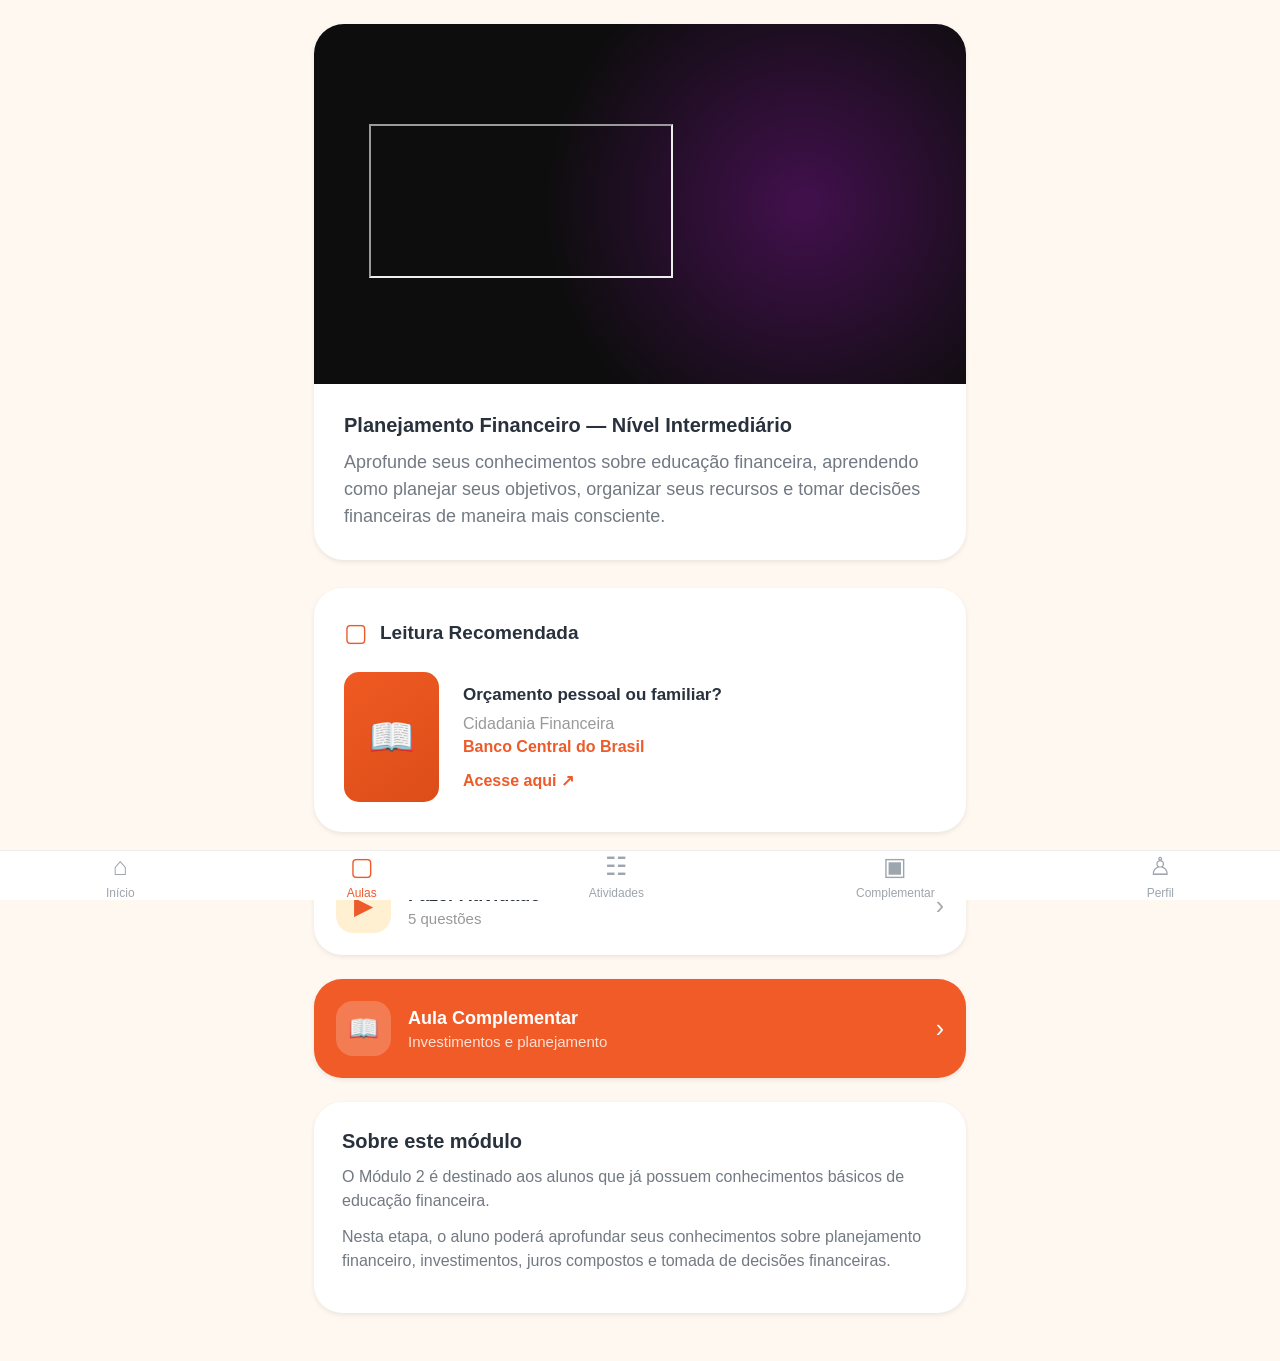
<file: frontend/pages/módulos/modulo2.html>
<!DOCTYPE html>
<html lang="pt-BR">

<head>
    <meta charset="UTF-8">
    <meta name="viewport" content="width=device-width, initial-scale=1.0">

    <title>Invest eMentes - Módulo 2</title>

    <link rel="stylesheet" href="modulo2.css">
</head>

<body>

   
    <!-- CONTEÚDO PRINCIPAL -->
    <main class="conteudo">

        <!-- VÍDEO -->
        <section class="video-card">

            <div class="video">

                <iframe
                    src="https://www.youtube.com/embed/k6O554uP2Kc"
                    title="Vídeo educativo - Módulo 2"
                    allow="accelerometer; autoplay; clipboard-write; encrypted-media; gyroscope; picture-in-picture; web-share"
                    allowfullscreen>
                </iframe>

            </div>


            <!-- DESCRIÇÃO -->
            <div class="descricao">

                <h2>
                    Planejamento Financeiro — Nível Intermediário
                </h2>

                <p>
                    Aprofunde seus conhecimentos sobre educação financeira,
                    aprendendo como planejar seus objetivos, organizar seus
                    recursos e tomar decisões financeiras de maneira mais
                    consciente.
                </p>

            </div>

        </section>


        <!-- LEITURA RECOMENDADA -->
        <section class="card leitura">

            <div class="titulo-card">

                <span>▢</span>

                <h2>
                    Leitura Recomendada
                </h2>

            </div>


            <div class="livro">

                <div class="capa">
                    <span>📖</span>
                </div>


                <div class="informacoes">

                    <h3>
                        Orçamento pessoal ou familiar?
                    </h3>

                    <p>
                        Cidadania Financeira
                    </p>

                    <strong>
                        Banco Central do Brasil
                    </strong>

                    <a
                        href="https://www.bcb.gov.br/content/cidadaniafinanceira/documentos_cidadania/Cuidando_do_seu_dinheiro_Gestao_de_Financas_Pessoais/v4_modulo_2_caderno_educacao_financeira_430206_2026.pdf"
                        target="_blank">

                        Acesse aqui ↗

                    </a>

                </div>

            </div>

        </section>


        <!-- ATIVIDADE -->
        <section class="card atividade">

            <div class="icone atividade-icone">
                ▶
            </div>

            <div class="texto-card">

                <h2>
                    Fazer Atividade
                </h2>

                <p>
                    5 questões
                </p>

            </div>

            <span class="seta">
                ›
            </span>

        </section>


        <!-- AULA COMPLEMENTAR -->
        <section class="card complementar">

            <div class="icone">
                📖
            </div>

            <div class="texto-card">

                <h2>
                    Aula Complementar
                </h2>

                <p>
                    Investimentos e planejamento
                </p>

            </div>

            <span class="seta">
                ›
            </span>

        </section>


        <!-- INFORMAÇÕES DO MÓDULO -->
        <section class="card informacao-modulo">

            <h2>
                Sobre este módulo
            </h2>

            <p>
                O Módulo 2 é destinado aos alunos que já possuem
                conhecimentos básicos de educação financeira.
            </p>

            <p>
                Nesta etapa, o aluno poderá aprofundar seus conhecimentos
                sobre planejamento financeiro, investimentos, juros compostos
                e tomada de decisões financeiras.
            </p>

        </section>

    </main>


    <!-- MENU INFERIOR -->
    <nav class="menu-inferior">

        <a href="#">
            <span>⌂</span>
            <p>Início</p>
        </a>

        <a href="#" class="ativo">
            <span>▢</span>
            <p>Aulas</p>
        </a>

        <a href="#">
            <span>☷</span>
            <p>Atividades</p>
        </a>

        <a href="#">
            <span>▣</span>
            <p>Complementar</p>
        </a>

        <a href="#">
            <span>♙</span>
            <p>Perfil</p>
        </a>

    </nav>

</body>

</html>
</file>
<file: frontend/css/global.css>
/* Configurações_Gerais */
:root {
  /* Tema claro */
  --fundo: #efefd0;
  --superfice: #ffffff;
  --borda: #dddddd;
  --texto-escuro: #3A2A1E;
  --texto-suave: #666666;
  --texto-invertido: #ffffff;
  --laranja: #f28c52;
  --pessego: #f2d7b6;
  --cor-principal: #f28c52;
  --cor-branco: #ffffff;
  --sucesso: #4a9c5d;
  --erro: #c93c3c;
}

[data-tema="escuro"] {
  /* Tema escuro */
  --fundo: #1f1f1a;
  --superfice: #2b2b26;
  --borda: #3f3f38;
  --texto-escuro: #e6e6dc;
  --texto-suave: #b9b9ad;
  --texto-invertido: #1f1f1a;
  --laranja: #f5a56b;
  --pessego: #d8b89a;
  --cor-principal: #f5a56b;
  --cor-branco: #e6e6dc;
  --sucesso: #5fb475;
  --erro: #e06c6c;
}

body {
  margin: 0;
  font-family: 'Segoe UI', Tahoma, Geneva, Verdana, sans-serif;
  background-color: var(--fundo);
  color: var(--texto-escuro);
  transition: background-color 0.2s ease, color 0.2s ease;
}

abbr {
  text-decoration: none;
  border-bottom: none;
}

/* Botão de troca de tema */
.botao-tema {
  min-width: 88px;
}

.botao-tema.ativo {
  background-color: var(--laranja);
  border-color: var(--laranja);
  color: #fff;
}

.botao-tema--flutuante {
  position: absolute;
  top: 16px;
  right: 16px;
  z-index: 10;
}
</file>
<file: frontend/css/layout/header.css>
.cabecalho {
    position: relative;
    flex-shrink: 0;
    font-size: 18px;
    color: #f7c59f;
    background-color: #ff6b35;
    box-shadow: 0px 4px 6px rgba(0, 0, 0, 0.1);
    width: 100%;
    height: 100px;
    padding: 20px;
    box-sizing: border-box;
    margin-bottom: 0;

    display: flex;
    align-items: center;
    justify-content: space-between;
}

.cabecalho-brand {
    margin-bottom: 24px;
    font-size: 44px;
    font-weight: bold;
    line-height: normal;
    color: #f7c59f;
    text-decoration: none;
}

.cabecalho-acoes {
    position: absolute;
    top: 20px;
    right: 20px;

    display: flex;
    align-items: center;
    gap: 12px;
}
</file>
<file: frontend/css/layout/footer.css>
/*Configurações_rodapé*/
footer{
    margin-top: 5px;
    color: #f7c59f;
    background-color: #ff6b35;
    padding: 10px;
}
</file>
<file: frontend/css/components/button.css>
/* ---------- botão base ---------- */
.btn {
    display: inline-flex;
    align-items: center;
    justify-content: center;
    padding: 10px 20px;
    border: 2px solid transparent;
    border-radius: 8px;
    font: inherit;
    font-size: 16px;
    font-weight: bold;
    text-decoration: none;
    color: var(--laranja);
    background-color: transparent;
    cursor: pointer;
    transition: background-color 0.15s ease, border-color 0.15s ease, color 0.15s ease, transform 0.05s ease;
}

.btn:focus-visible {
    outline: 3px solid var(--laranja);
    outline-offset: 3px;
}

.btn:active {
    transform: scale(0.98);
}

.btn:disabled {
    cursor: not-allowed;
    opacity: 0.65;
}

/* ---------- variantes ---------- */
.btn--primario {
    background-color: var(--laranja);
    border-color: var(--laranja);
    color: #fff;
}

.btn--primario:hover:not(:disabled) {
    background-color: #e85a26;
    border-color: #e85a26;
}

.btn--contorno {
    background-color: #fff;
    border-color: var(--laranja);
    color: var(--laranja);
}

.btn--contorno:hover:not(:disabled) {
    background-color: var(--laranja);
    border-color: #fff;
    color: #fff;
}

.btn--ghost {
    padding: 0;
    border: none;
    color: var(--laranja);
    font-weight: 600;
    text-decoration: underline;
}

.btn--ghost:hover:not(:disabled) {
    color: #e85a26;
}

.btn--icone {
    padding: 0;
    border: none;
    color: var(--texto-suave);
}

.btn--icone:hover:not(:disabled) {
    color: var(--laranja);
}

/* ---------- tamanhos ---------- */
.btn--grande {
    min-width: 350px;
    min-height: 60px;
    font-size: 22px;
}

.btn--bloco {
    width: 100%;
}
</file>
<file: frontend/css/atividades.css>
.atividades-container {
    max-width: 920px;
    margin: 0 auto;
    padding: 40px 24px 64px;
}

.atividade-intro {
    margin-bottom: 40px;
}

.atividade-etiqueta {
    color: #934020;
    font-weight: 700;
    text-transform: uppercase;
    letter-spacing: .06em;
    font-size: .85rem;
}

.atividade-intro h1 {
    font-size: clamp(2rem, 5vw, 3rem);
    margin: 12px 0 20px;
}

.atividade-intro > p {
    line-height: 1.7;
    margin-bottom: 12px;
}

.atividade-resumo {
    background: #f7c89f;
    border-radius: 16px;
    padding: 20px 24px;
    margin-top: 24px;
    font-weight: 600;
}

.atividade-resumo progress {
    width: 100%;
    height: 12px;
    accent-color: #ac3c12;
    margin-top: 12px;
}

#resultado-final:not(:empty) {
    margin-top: 12px;
}

.atividade-materia {
    margin-bottom: 40px;
}

.atividade-materia > h2 {
    font-size: 1.35rem;
    line-height: 1.5;
    margin-bottom: 20px;
}

.questao-card {
    background: white;
    border: 1px solid #e4d8c8;
    border-top: 4px solid #ff6930;
    border-radius: 16px;
    padding: 28px;
    margin-bottom: 20px;
}

.questao-card h3 {
    color: #934020;
    margin-bottom: 16px;
    font-size: 1rem;
}

.questao-enunciado {
    white-space: pre-line;
    line-height: 1.7;
}

.questao-alternativas {
    list-style-type: upper-alpha;
    padding-left: 28px;
    margin: 20px 0 24px;
}

.questao-alternativas li {
    padding-left: 6px;
    margin-bottom: 12px;
    line-height: 1.6;
}

.questao-alternativas li::marker {
    font-weight: 700;
}

.questao-card label {
    display: block;
    font-weight: 600;
}

.questao-ajuda {
    font-size: .9rem;
    line-height: 1.5;
    color: #625347;
    margin: 6px 0 12px;
}

.questao-resposta {
    display: flex;
    gap: 12px;
}

.questao-resposta input {
    min-width: 0;
    flex: 1;
    border: 1px solid #a58c78;
    border-radius: 8px;
    padding: 12px 14px;
    background: #fff;
    color: #3a2a1e;
    font: inherit;
}

.questao-resposta button {
    border: 0;
    border-radius: 8px;
    background: #aa3912;
    color: white;
    font: inherit;
    font-weight: 700;
    padding: 12px 22px;
    cursor: pointer;
}

.questao-resposta button:hover {
    background: #832b0e;
}

/* Estado de falha: a resposta foi validada, mas a API não respondeu */
.questao-resposta button[disabled] {
    background: #b0a49c;
    cursor: progress;
}

.questao-resposta button[disabled]:hover {
    background: #b0a49c;
}

.questao-card[data-estado="falha"] {
    border-color: #a8730d;
}

.questao-card[data-estado="falha"] .questao-feedback {
    color: #8a5a08;
}

.questao-feedback {
    min-height: 24px;
    margin-top: 12px;
    line-height: 1.5;
    font-weight: 600;
}

.questao-card[data-estado="acerto"] {
    border-color: #267044;
}

.questao-card[data-estado="acerto"] .questao-feedback {
    color: #226139;
}

.questao-card[data-estado="erro"] .questao-feedback {
    color: #a12b1b;
}

.questao-resposta input[aria-invalid="true"] {
    border-color: #a12b1b;
}

.atividades-container :focus-visible, .pular-conteudo:focus-visible {
    outline: 3px solid #773e20;
    outline-offset: 4px;
}

.pular-conteudo {
    position: absolute;
    left: 16px;
    top: -80px;
    background: white;
    padding: 12px;
    z-index: 10;
}

.pular-conteudo:focus {
    top: 12px;
}

.atividade-voltar {
    display: inline-block;
}

@media (max-width: 600px) {
    .atividades-container {
        padding: 28px 16px 40px;
    }

    .questao-card {
        padding: 20px 16px;
    }

    .questao-resposta {
        flex-direction: column;
    }

    .questao-resposta button {
        min-height: 46px;
    }

    .cabecalho {
        gap: 16px;
        flex-wrap: wrap;
    }

}
</file>
<file: frontend/css/variables.css>
:root {
  /* Tema claro */
  --fundo: #efefd0;
  --superfice: #ffffff;
  --borda: #dddddd;
  --texto-escuro: #3A2A1E;
  --texto-suave: #666666;
  --texto-invertido: #ffffff;
  --laranja: #f28c52;
  --pessego: #f2d7b6;
  --cor-principal: #f28c52;
  --cor-branco: #ffffff;
  --sucesso: #4a9c5d;
  --erro: #c93c3c;
}

[data-tema="escuro"] {
  /* Tema escuro */
  --fundo: #1f1f1a;
  --superfice: #2b2b26;
  --borda: #3f3f38;
  --texto-escuro: #e6e6dc;
  --texto-suave: #b9b9ad;
  --texto-invertido: #1f1f1a;
  --laranja: #f5a56b;
  --pessego: #d8b89a;
  --cor-principal: #f5a56b;
  --cor-branco: #e6e6dc;
  --sucesso: #5fb475;
  --erro: #e06c6c;
}
</file>
<file: frontend/css/config.css>
/* 
   PÁGINA DE CONFIGURAÇÕES
   */
.config-page {
    min-height: 100vh;
    display: flex;
    flex-direction: column;
    background-color: var(--fundo);
    color: var(--texto-escuro);
    transition:
        background-color 0.2s ease,
        color 0.2s ease;
}
/* 
   BOTÃO "SAIR"
    */
.config-sair {
    display: inline-flex;
    align-items: center;
    justify-content: center;
    min-height: 40px;
    padding: 8px 18px;
    background-color: var(--superfice);
    color: var(--laranja);
    border: 2px solid var(--superfice);
    border-radius: 7px;
    font-weight: 700;
    text-decoration: none;
    cursor: pointer;
}
.config-sair:hover {
    background-color: var(--pessego);
    color: var(--texto-escuro);
    border-color: var(--pessego);
}
/* 
   BOTÃO "IR PARA O CONTEÚDO"
    */
.acessibilidade-container {
   width: 100%;
    margin: 0;
    padding: 10px 20px 0;
    display: flex;
    justify-content: flex-start;
    box-sizing: border-box;
}
.home-skip-link {
    display: inline-flex;
    align-items: center;
    justify-content: center;
    padding: 8px 14px;
    background-color: var(--cor-principal);
    color: var(--cor-branco);
    border: 2px solid var(--cor-principal);
    border-radius: 6px;
    font-size: 0.9rem;
    font-weight: 700;
    text-decoration: none;
    transition:
        background-color 0.2s ease,
        color 0.2s ease,
        border-color 0.2s ease;
}
.home-skip-link:hover {
    background-color: var(--pessego);
    color: var(--texto-escuro);
    border-color: var(--pessego);
}
.home-skip-link:focus {
    outline: 3px solid var(--pessego);
    outline-offset: 2px;
}
/* 
   CONTEÚDO PRINCIPAL
    */
.config-main {
    width: min(100% - 40px, 1000px);
    margin: 0 auto;
    padding: 35px 0 50px;
    flex: 1;
}
/* 
   CARD PRINCIPAL
    */
.config-card {
    width: 100%;
    padding: 30px;
    background-color: var(--superfice);
    border: 1px solid var(--borda);
    border-radius: 10px;
    box-shadow: 0 4px 12px rgba(0, 0, 0, 0.10);
    box-sizing: border-box;
    transition:
        background-color 0.2s ease,
        border-color 0.2s ease,
        box-shadow 0.2s ease;
}
/* 
   CABEÇALHO DA CONFIGURAÇÃO
    */
.config-cabecalho {
    margin-bottom: 25px;
}
.config-cabecalho h1 {
    margin: 0 0 8px;
    color: var(--laranja);
    font-size: 2rem;
}
.config-saudacao {
    margin: 0;
    color: var(--texto-suave);
    line-height: 1.5;
}
/* 
   SEÇÕES
    */
.config-secao {
    padding: 25px 0;
    border-top: 1px solid var(--borda);
}
.config-secao:first-of-type {
    border-top: none;
}
.config-secao h2 {
    margin: 0 0 8px;
    color: var(--laranja);
    font-size: 1.3rem;
}
.config-descricao {
    margin: 0 0 20px;
    color: var(--texto-suave);
    line-height: 1.5;
}
/* 
   FORMULÁRIOS
    */

.config-form {
    display: flex;
    flex-direction: column;
    gap: 15px;
}
.campo {
    display: flex;
    flex-direction: column;
    gap: 6px;
}
.campo label {
    font-weight: 700;
}
.campo input {
    width: 100%;
    padding: 10px 12px;
    background-color: var(--superfice);
    color: var(--texto-escuro);
    border: 2px solid var(--borda);
    border-radius: 6px;
    box-sizing: border-box;
    transition:
        background-color 0.2s ease,
        color 0.2s ease,
        border-color 0.2s ease;
}
.campo input:focus {
    outline: none;
    border-color: var(--laranja);
}
.campo input::placeholder {
    color: var(--texto-suave);
}
.campo-senha {
    position: relative;
    width: 100%;
}
.campo-senha input {
    padding-right: 48px;
}
.botao-visualizar-senha {
    position: absolute;
    top: 50%;
    right: 10px;
    width: 30px;
    height: 30px;
    display: flex;
    align-items: center;
    justify-content: center;
    padding: 0;
    transform: translateY(-50%);
    background-color: transparent;
    color: var(--texto-suave);
    border: none;
    border-radius: 5px;
    font-size: 1.1rem;
    cursor: pointer;
}
.botao-visualizar-senha:hover {
    background-color: var(--pessego);
    color: var(--texto-escuro);
}
.botao-visualizar-senha:focus {
    outline: 2px solid var(--laranja);
    outline-offset: 1px;
}
.config-botao {
    align-self: flex-start;
    padding: 10px 20px;
    background-color: var(--laranja);
    color: var(--texto-invertido);
    border: 2px solid var(--laranja);
    border-radius: 7px;
    font-weight: 700;
    cursor: pointer;
}
.config-botao:hover {
    background-color: var(--pessego);
    color: var(--texto-escuro);

    border-color: var(--pessego);
}
.feedback {
    min-height: 18px;
    margin: 0;
    font-size: 0.9rem;
    font-weight: 700;
}
.feedback.sucesso {
    color: var(--sucesso);
}
.feedback.erro {
    color: var(--erro);
}
.tema-opcoes {
    display: flex;
    gap: 12px;
    flex-wrap: wrap;
}
.tema-botao {
    padding: 10px 20px;
    background-color: var(--superfice);
    color: var(--laranja);
    border: 2px solid var(--laranja);
    border-radius: 7px;
    font-weight: 700;
    cursor: pointer;
}
.tema-botao:hover {
    background-color: var(--pessego);
    color: var(--texto-escuro);
    border-color: var(--pessego);
}
.tema-botao.ativo {
    background-color: var(--laranja);
    color: var(--texto-invertido);

    border-color: var(--laranja);
}
/* 
   RESPONSIVIDADE
    */

@media (max-width: 700px) {

    .config-main {
        width: calc(100% - 30px);

        padding-top: 25px;
    }

    .config-card {
        padding: 25px 20px;
    }

    .config-cabecalho h1 {
        font-size: 1.7rem;
    }

    .config-secao h2 {
        font-size: 1.2rem;
    }
}
@media (max-width: 600px) {

    .acessibilidade-container {
        padding: 0 15px;
    }
    .home-skip-link {
        font-size: 0.85rem;

        padding: 7px 12px;
    }
    .config-main {
        width: calc(100% - 30px);

        padding-bottom: 40px;
    }
    .tema-opcoes {
        flex-direction: column;
    }
    .tema-botao {
        width: 100%;
    }
}
</file>
<file: frontend/css/home.css>
/* Estilos restritos à Home, preservando os componentes compartilhados. */
.home-page {
  min-height: 100vh;
  display: flex;
  flex-direction: column;
  color: var(--texto-escuro);
}

.home-page .home-container {
  width: min(100% - 48px, 1120px);
  margin-inline: auto;
}

.home-page a { color: inherit; text-underline-offset: 5px; }
.home-page a:focus-visible,
.home-page .home-main:focus-visible {
  outline: 3px solid var(--texto-escuro);
  outline-offset: 5px;
  border-radius: 4px;
}

.home-page .home-skip-link {
  position: absolute;
  top: 12px;
  left: 24px;
  z-index: 1;
  padding: 12px 16px;
  background: var(--creme);
  transform: translateY(-200%);
}
.home-page .home-skip-link:focus { transform: translateY(0); }

.home-page .home-main { flex: 1; padding-block: 56px; line-height: 1.6; }
.home-page .home-intro { max-width: 700px; margin-bottom: 44px; }
.home-page .home-eyebrow {
  font-size: 0.8rem;
  font-weight: 700;
  letter-spacing: 0.06em;
  text-transform: uppercase;
}
.home-page h1,
.home-page h2,
.home-page h3 { line-height: 1.2; overflow-wrap: anywhere; }
.home-page h1 { font-size: clamp(2rem, 5vw, 3rem); margin-block: 10px 16px; }
.home-page h2 { font-size: 1.5rem; }
.home-page h3 { font-size: 1.75rem; margin-bottom: 14px; }
.home-page .home-intro > p:last-child { font-size: 1.125rem; }
.home-page .home-section-heading { margin-bottom: 24px; }
.home-page .home-section-heading p { margin-top: 8px; }
.home-page .home-module-grid {
  display: grid;
  grid-template-columns: repeat(2, minmax(0, 1fr));
  gap: 24px;
}
.home-page .home-module-card {
  display: flex;
  flex-direction: column;
  padding: 30px;
  background: #fff;
  border: 1px solid var(--pessego);
  border-top: 5px solid var(--laranja);
  border-radius: 14px;
}
.home-page .home-card-meta {
  display: flex;
  flex-wrap: wrap;
  align-items: center;
  justify-content: space-between;
  gap: 12px;
  margin-bottom: 22px;
}
.home-page .home-badge {
  padding: 4px 12px;
  border-radius: 20px;
  background: var(--creme);
  font-size: 0.8rem;
  font-weight: 700;
}
.home-page .home-topic-list { padding-left: 20px; margin-block: 24px; }
.home-page .home-topic-list li + li { margin-top: 10px; }
.home-page .home-card-note {
  margin-top: auto;
  padding-top: 18px;
  border-top: 1px solid var(--pessego);
  font-size: 0.875rem;
}
.home-page .home-progress {
  display: grid;
  grid-template-columns: 1fr 2fr;
  gap: 28px;
  margin-top: 32px;
  padding: 30px;
  border-radius: 14px;
  background: var(--pessego);
}
.home-page .home-progress h2 { margin-top: 10px; }
.home-page .home-progress-message p + p { margin-top: 8px; }
.home-page .home-progress-message progress {
  display: block;
  width: 100%;
  margin: 14px 0 4px;
}
.home-page .home-progresso-lista {
  list-style: none;
  display: grid;
  gap: 8px;
  margin-top: 14px;
}
.home-page .home-progresso-item {
  display: flex;
  flex-wrap: wrap;
  gap: 4px 12px;
  justify-content: space-between;
  padding: 12px 14px;
  border-radius: 10px;
  background: #fff;
}
.home-page .home-progresso-item span {
  color: #6b6157;
  font-size: 0.9rem;
}
/* O rodapé herda a fonte global e usa somente layout/footer.css.
   A altura de linha 1.6 fica no conteúdo principal, não no componente. */

@media (max-width: 720px) {
  .home-page .home-container { width: calc(100% - 32px); }
  .home-page .home-main { padding-block: 32px; }
  .home-page .home-intro { margin-bottom: 32px; }
  .home-page .home-module-grid,
  .home-page .home-progress { grid-template-columns: 1fr; }
  .home-page .home-module-card,
  .home-page .home-progress { padding: 24px; }
}

/* O portal não adapta o cabeçalho estreito. Na Home, evita sobreposição
   mantendo as dimensões do controle e os 20px de espaçamento externo. */
@media (max-width: 480px) {
  .home-page .cabecalho {
    height: auto;
    min-height: 100px;
    flex-wrap: wrap;
    gap: 16px;
  }
  .home-page .cabecalho-brand {
    font-size: clamp(24px, 7vw, 44px);
    margin-bottom: 0;
    max-width: 100%;
    overflow-wrap: anywhere;
  }
  .home-page .cabecalho-acoes {
    position: static;
    flex-shrink: 0;
    margin-left: auto;
  }
}
</file>
<file: frontend/css/login.css>
/* ---------- layout geral ---------- */
.pagina {
  display: flex;
  min-height: 100vh;
}

.lado-form {
  flex: 1 1 480px;
  display: flex;
  align-items: center;
  justify-content: center;
  padding: 40px 24px;
  background: var(--creme);
}

.conteudo-form {
  width: 100%;
  max-width: 380px;
}

.lado-apresentacao {
  flex: 1 1 55%;
  background: var(--laranja);
  color: var(--creme);
  display: flex;
  align-items: center;
  justify-content: center;
  padding: 60px 48px;
  position: relative;
  overflow: hidden;
}

.apresentacao-conteudo {
  max-width: 420px;
  text-align: left;
}

.apresentacao-conteudo h2 {
  font-family: Georgia, 'Times New Roman', serif;
  font-size: 32px;
  line-height: 1.25;
  margin-bottom: 14px;
}

.apresentacao-conteudo p {
  font-size: 15px;
  line-height: 1.6;
  color: rgba(239, 239, 208, 0.85);
}

/* ---------- marca / titulo ---------- */
.marca {
  display: flex;
  align-items: center;
  gap: 8px;
  color: var(--laranja);
  margin-bottom: 42px;
}

.marca-texto {
  font-family: Georgia, 'Times New Roman', serif;
  font-size: 20px;
  font-weight: bold;
  color: var(--texto-escuro);
}

h1 {
  font-family: Georgia, 'Times New Roman', serif;
  font-size: 28px;
  margin-bottom: 8px;
}

.subtexto {
  color: var(--texto-suave);
  font-size: 14px;
  margin-bottom: 28px;
  line-height: 1.5;
}

/* ---------- formulario ---------- */
.campo {
  margin-bottom: 18px;
  position: relative;
}

.campo label {
  display: block;
  font-size: 13px;
  font-weight: 600;
  margin-bottom: 6px;
  color: var(--texto-escuro);
}

.campo input {
  width: 100%;
  padding: 12px 14px;
  border: 1.5px solid var(--pessego);
  border-radius: 8px;
  font-size: 14px;
  background: #fff;
  color: var(--texto-escuro);
  transition: border-color 0.15s ease;
}

.campo input:focus {
  outline: none;
  border-color: var(--laranja);
}

.campo input.invalido {
  border-color: var(--erro);
}

.campo-senha {
  position: relative;
}

.campo-senha input {
  padding-right: 40px;
}

.campo-senha .botao-olho {
  position: absolute;
  right: 10px;
  top: 50%;
  transform: translateY(-50%);
}

.erro {
  display: block;
  min-height: 16px;
  font-size: 12px;
  color: var(--erro);
  margin-top: 4px;
}

.mensagem-status {
  margin-top: 14px;
  font-size: 13px;
  text-align: center;
  min-height: 18px;
}

.mensagem-status.sucesso {
  color: #2E7D32;
}

.mensagem-status.falha {
  color: var(--erro);
}

.rodape-form {
  margin-top: 26px;
  font-size: 13px;
  color: var(--texto-suave);
  text-align: center;
}

/* ---------- ilustracao do lado direito ---------- */
.ilustracao {
  position: relative;
  width: 320px;
  height: 260px;
  margin: 0 auto 30px;
}

.grafico-svg {
  width: 100%;
  height: 100%;
}

.barra {
  fill: rgba(239, 239, 208, 0.18);
  transform-origin: bottom;
  animation: crescer 2.4s ease-in-out infinite alternate;
}

.barra-2 { animation-delay: 0.15s; }
.barra-3 { animation-delay: 0.3s; }
.barra-4 { animation-delay: 0.45s; }

@keyframes crescer {
  from { transform: scaleY(0.85); }
  to   { transform: scaleY(1); }
}

.linha-tendencia {
  opacity: 0.9;
}

.ponto {
  fill: #EFEFD0;
}

.brilho {
  position: absolute;
  width: 22px;
  height: 22px;
  animation: flutuar 3.6s ease-in-out infinite;
}

.brilho-1 { top: 10%;  left: 4%;  animation-delay: 0s; }
.brilho-2 { top: 62%;  left: 88%; width: 16px; height: 16px; animation-delay: 1s; }
.brilho-3 { top: 4%;   left: 82%; width: 14px; height: 14px; animation-delay: 2s; }

@keyframes flutuar {
  0%, 100% { transform: translateY(0) scale(1);   opacity: 0.85; }
  50%      { transform: translateY(-12px) scale(1.1); opacity: 1; }
}

/* respeita quem prefere menos movimento */
@media (prefers-reduced-motion: reduce) {
  .barra, .brilho {
    animation: none;
  }
}

/* ---------- modal de cadastro ---------- */
.fundo-modal {
  display: none;
  position: fixed;
  inset: 0;
  background: rgba(58, 42, 30, 0.55);
  align-items: center;
  justify-content: center;
  padding: 20px;
  z-index: 100;
}

.fundo-modal.aberto {
  display: flex;
}

.modal-cadastro {
  background: #fff;
  width: 100%;
  max-width: 380px;
  border-radius: 12px;
  padding: 32px 28px;
  position: relative;
  box-shadow: 0 20px 45px rgba(58, 42, 30, 0.25);
}

.modal-cadastro h2 {
  font-family: Georgia, 'Times New Roman', serif;
  font-size: 22px;
  margin-bottom: 6px;
}

.fechar-modal {
  position: absolute;
  top: 14px;
  right: 14px;
  font-size: 22px;
  line-height: 1;
}

/* ---------- responsivo ---------- */
@media (max-width: 860px) {
  .pagina {
    flex-direction: column-reverse;
  }

  .lado-apresentacao {
    padding: 40px 24px;
    min-height: 260px;
  }

  .apresentacao-conteudo h2 {
    font-size: 24px;
  }

  .ilustracao {
    width: 220px;
    height: 180px;
    margin-bottom: 18px;
  }
}
</file>
<file: frontend/css/modulo.css>
/* =========================
   CONFIGURAÇÕES GERAIS
========================= */

* {
    margin: 0;
    padding: 0;
    box-sizing: border-box;
}

body {
    font-family: Arial, sans-serif;
    background-color: #fff8f1;
    color: #29313d;
}



/* =========================
   CONTEÚDO
========================= */

.conteudo {
    max-width: 700px;

    margin: auto;

    padding: 24px;
}


/* =========================
   VÍDEO
========================= */

.video-card {
    background-color: white;

    border-radius: 30px;

    overflow: hidden;

    margin-bottom: 28px;

    box-shadow: 0 2px 5px rgba(0,0,0,0.08);
}

.video {
    position: relative;

    height: auto;

    aspect-ratio: 16 / 9;

    background:
        radial-gradient(
            circle at 75% 50%,
            #42104d,
            #0d0d0d 50%
        );

    color: white;
}

.video iframe {
    position: absolute;
    inset: 0;

    width: 100%;
    height: 100%;

    border: 0;

    display: block;
}

.youtube {
    background-color: #ff0033;

    width: 55px;
    height: 34px;

    border-radius: 10px;

    display: flex;
    align-items: center;
    justify-content: center;

    font-size: 18px;

    margin-bottom: 20px;
}

.video h2 {
    font-size: 25px;
    margin-bottom: 20px;
}

.video p {
    color: #c4c4c4;

    font-size: 17px;
}


/* =========================
   DESCRIÇÃO
========================= */

.descricao {
    padding: 30px;
}

.descricao h2 {
    font-size: 20px;

    margin-bottom: 12px;
}

.descricao p {
    color: #727982;

    font-size: 18px;

    line-height: 1.5;
}


/* =========================
   CARDS
========================= */

.card {
    background-color: white;

    border-radius: 28px;

    margin-bottom: 24px;

    box-shadow: 0 2px 5px rgba(0,0,0,0.08);
}


/* =========================
   LEITURA
========================= */

.leitura {
    padding: 30px;
}

.titulo-card {
    display: flex;

    align-items: center;

    gap: 12px;

    margin-bottom: 25px;
}

.titulo-card span {
    color: #ed5b2a;

    font-size: 25px;
}

.titulo-card h2 {
    font-size: 19px;
}


.livro {
    display: flex;

    gap: 24px;

    align-items: center;
}

.capa {
    width: 95px;
    height: 130px;

    flex-shrink: 0;

    border-radius: 15px;

    background: linear-gradient(
        145deg,
        #f05a22,
        #dc4d19
    );

    display: flex;

    align-items: center;
    justify-content: center;

    color: white;

    font-size: 38px;
}

.informacoes h3 {
    font-size: 17px;

    line-height: 1.3;

    margin-bottom: 8px;
}

.informacoes p {
    color: #999;

    margin-bottom: 5px;
}

.informacoes strong {
    display: block;

    color: #ed5b2a;

    margin-bottom: 15px;
}

.informacoes a {
    color: #ed5b2a;

    font-weight: bold;

    text-decoration: none;
}


/* =========================
   ATIVIDADE E COMPLEMENTAR
========================= */

.atividade {
    color: inherit;
    text-decoration: none;
}

.atividade:hover {
    box-shadow: 0 3px 12px rgba(0,0,0,0.15);
}

.atividade:focus-visible {
    outline: 3px solid #934020;
    outline-offset: 4px;
}

.atividade,
.complementar {
    min-height: 95px;

    padding: 22px;

    display: flex;

    align-items: center;

    gap: 17px;
}

.icone {
    width: 55px;
    height: 55px;

    border-radius: 17px;

    background-color: #f8a9a0;

    display: flex;

    align-items: center;
    justify-content: center;

    font-size: 25px;

    flex-shrink: 0;
}

.atividade-icone {
    background-color: #fff0d2;

    color: #ed5b2a;
}

.texto-card {
    flex: 1;
}

.texto-card h2 {
    font-size: 18px;

    margin-bottom: 4px;
}

.texto-card p {
    color: #999;

    font-size: 15px;
}

.seta {
    font-size: 25px;

    color: #aaa;
}


/* =========================
   CARD LARANJA
========================= */

.complementar {
    background-color: #f15b28;

    color: white;
}

.complementar .icone {
    background-color: rgba(255,255,255,0.20);

    color: white;
}

.complementar .texto-card p {
    color: #ffe0d4;
}

.complementar .seta {
    color: white;
}


/* =========================
   CELULAR
========================= */

@media (max-width: 600px) {

    .topo {
        height: 95px;

        padding: 0 20px;
    }

    .topo h1 {
        font-size: 19px;
    }

    .conteudo {
        padding: 22px;

        padding-bottom: 110px;
    }

    .video {
        height: auto;
        aspect-ratio: 16 / 9;
    }

    .descricao {
        padding: 25px;
    }

    .descricao h2 {
        font-size: 19px;
    }

    .descricao p {
        font-size: 17px;
    }

    .leitura {
        padding: 25px;
    }

    .livro {
        gap: 18px;
    }

    .capa {
        width: 92px;
        height: 125px;
    }

    .informacoes h3 {
        font-size: 16px;
    }
}


/* informação do modulo */

.informacao-modulo {

    padding: 28px;

}


.informacao-modulo h2 {

    font-size: 20px;

    margin-bottom: 12px;

}


.informacao-modulo p {

    color: #727982;

    font-size: 16px;

    line-height: 1.5;

    margin-bottom: 12px;

}


/* =========================
   PROGRESSO DO MÓDULO
========================= */

.modulo-progresso {

    background: white;

    border-radius: 28px;

    padding: 30px;

    margin-top: 24px;

    margin-bottom: 24px;

    box-shadow: 0 2px 5px rgba(0,0,0,0.08);
}

.modulo-progresso h2 {

    font-size: 20px;

    margin-bottom: 12px;
}

.modulo-progresso p {

    color: #727982;

    font-size: 16px;

    line-height: 1.5;
}

.modulo-progresso progress {

    display: block;

    width: 100%;

    margin: 16px 0 10px;
}


/* desktop */

@media (min-width: 1024px) {
    .conteudo {
        max-width: 1200px;
        padding: 40px 32px;
    }

    .video-card {
        display: flex;
        flex-direction: row;
        align-items: stretch;
    }

    .video {
        flex: 1.5;
        height: auto;
        aspect-ratio: 16 / 9;
    }

    .descricao {
        flex: 1;
        padding: clamp(32px, 4vw, 48px);
        display: flex;
        flex-direction: column;
        justify-content: center;
    }

    .cards-grid {
        display: grid;
        grid-template-columns: repeat(2, 1fr);
        gap: 24px;
    }

    .cards-grid .card {
        margin-bottom: 0;
    }

    .informacao-modulo {
        grid-column: 1 / -1;
    }
}
</file>
<file: frontend/pages/módulos/modulo1.css>
/* =========================
   CONFIGURAÇÕES GERAIS
========================= */

* {
    margin: 0;
    padding: 0;
    box-sizing: border-box;
}

body {
    font-family: Arial, sans-serif;
    background-color: #fff8f1;
    color: #29313d;
}




/* =========================
   CONTEÚDO
========================= */

.conteudo {
    max-width: 700px;

    margin: auto;

    padding: 24px;
}


/* =========================
   VÍDEO
========================= */

.video-card {
    background-color: white;

    border-radius: 30px;

    overflow: hidden;

    margin-bottom: 28px;

    box-shadow: 0 2px 5px rgba(0,0,0,0.08);
}

.video {
    height: 360px;

    background:
        radial-gradient(
            circle at 75% 50%,
            #42104d,
            #0d0d0d 50%
        );

    color: white;

    padding: 100px 55px;
}

.youtube {
    background-color: #ff0033;

    width: 55px;
    height: 34px;

    border-radius: 10px;

    display: flex;
    align-items: center;
    justify-content: center;

    font-size: 18px;

    margin-bottom: 20px;
}

.video h2 {
    font-size: 25px;
    margin-bottom: 20px;
}

.video p {
    color: #c4c4c4;

    font-size: 17px;
}


/* =========================
   DESCRIÇÃO
========================= */

.descricao {
    padding: 30px;
}

.descricao h2 {
    font-size: 20px;

    margin-bottom: 12px;
}

.descricao p {
    color: #727982;

    font-size: 18px;

    line-height: 1.5;
}


/* =========================
   CARDS
========================= */

.card {
    background-color: white;

    border-radius: 28px;

    margin-bottom: 24px;

    box-shadow: 0 2px 5px rgba(0,0,0,0.08);
}


/* =========================
   LEITURA
========================= */

.leitura {
    padding: 30px;
}

.titulo-card {
    display: flex;

    align-items: center;

    gap: 12px;

    margin-bottom: 25px;
}

.titulo-card span {
    color: #ed5b2a;

    font-size: 25px;
}

.titulo-card h2 {
    font-size: 19px;
}


.livro {
    display: flex;

    gap: 24px;

    align-items: center;
}

.capa {
    width: 95px;
    height: 130px;

    flex-shrink: 0;

    border-radius: 15px;

    background: linear-gradient(
        145deg,
        #f05a22,
        #dc4d19
    );

    display: flex;

    align-items: center;
    justify-content: center;

    color: white;

    font-size: 38px;
}

.informacoes h3 {
    font-size: 17px;

    line-height: 1.3;

    margin-bottom: 8px;
}

.informacoes p {
    color: #999;

    margin-bottom: 5px;
}

.informacoes strong {
    display: block;

    color: #ed5b2a;

    margin-bottom: 15px;
}

.informacoes a {
    color: #ed5b2a;

    font-weight: bold;

    text-decoration: none;
}


/* =========================
   ATIVIDADE E COMPLEMENTAR
========================= */

.atividade,
.complementar {
    min-height: 95px;

    padding: 22px;

    display: flex;

    align-items: center;

    gap: 17px;
}

.icone {
    width: 55px;
    height: 55px;

    border-radius: 17px;

    background-color: #f8a9a0;

    display: flex;

    align-items: center;
    justify-content: center;

    font-size: 25px;

    flex-shrink: 0;
}

.atividade-icone {
    background-color: #fff0d2;

    color: #ed5b2a;
}

.texto-card {
    flex: 1;
}

.texto-card h2 {
    font-size: 18px;

    margin-bottom: 4px;
}

.texto-card p {
    color: #999;

    font-size: 15px;
}

.seta {
    font-size: 25px;

    color: #aaa;
}


/* =========================
   CARD LARANJA
========================= */

.complementar {
    background-color: #f15b28;

    color: white;
}

.complementar .icone {
    background-color: rgba(255,255,255,0.20);

    color: white;
}

.complementar .texto-card p {
    color: #ffe0d4;
}

.complementar .seta {
    color: white;
}


/* =========================
   MENU INFERIOR
========================= */

.menu-inferior {
    position: fixed;

    bottom: 0;
    left: 0;

    width: 100%;

    height: 50px;

    background-color: white;

    border-top: 1px solid #eee;

    display: flex;

    justify-content: space-around;

    align-items: center;
}

.menu-inferior a {
    text-decoration: none;

    color: #9da5ad;

    display: flex;

    flex-direction: column;

    align-items: center;

    gap: 5px;
}

.menu-inferior span {
    font-size: 25px;
}

.menu-inferior p {
    font-size: 12px;
}

.menu-inferior .ativo {
    color: #ed5b2a;
}


/* =========================
   CELULAR
========================= */

@media (max-width: 600px) {

    .topo {
        height: 95px;

        padding: 0 20px;
    }

    .topo h1 {
        font-size: 19px;
    }

    .conteudo {
        padding: 22px;

        padding-bottom: 110px;
    }

    .video {
        height: 360px;

        padding: 90px 45px;
    }

    .descricao {
        padding: 25px;
    }

    .descricao h2 {
        font-size: 19px;
    }

    .descricao p {
        font-size: 17px;
    }

    .leitura {
        padding: 25px;
    }

    .livro {
        gap: 18px;
    }

    .capa {
        width: 92px;
        height: 125px;
    }

    .informacoes h3 {
        font-size: 16px;
    }

    .menu-inferior {
        height: 8px;
    }
}
</file>
<file: frontend/pages/módulos/modulo2.css>
/* =========================
   CONFIGURAÇÕES GERAIS
========================= */

* {
    margin: 0;
    padding: 0;
    box-sizing: border-box;
}

body {
    font-family: Arial, sans-serif;
    background-color: #fff8f1;
    color: #29313d;
}




/* =========================
   CONTEÚDO
========================= */

.conteudo {
    max-width: 700px;

    margin: auto;

    padding: 24px;
}


/* =========================
   VÍDEO
========================= */

.video-card {
    background-color: white;

    border-radius: 30px;

    overflow: hidden;

    margin-bottom: 28px;

    box-shadow: 0 2px 5px rgba(0,0,0,0.08);
}

.video {
    height: 360px;

    background:
        radial-gradient(
            circle at 75% 50%,
            #42104d,
            #0d0d0d 50%
        );

    color: white;

    padding: 100px 55px;
}

.youtube {
    background-color: #ff0033;

    width: 55px;
    height: 34px;

    border-radius: 10px;

    display: flex;
    align-items: center;
    justify-content: center;

    font-size: 18px;

    margin-bottom: 20px;
}

.video h2 {
    font-size: 25px;
    margin-bottom: 20px;
}

.video p {
    color: #c4c4c4;

    font-size: 17px;
}


/* =========================
   DESCRIÇÃO
========================= */

.descricao {
    padding: 30px;
}

.descricao h2 {
    font-size: 20px;

    margin-bottom: 12px;
}

.descricao p {
    color: #727982;

    font-size: 18px;

    line-height: 1.5;
}


/* =========================
   CARDS
========================= */

.card {
    background-color: white;

    border-radius: 28px;

    margin-bottom: 24px;

    box-shadow: 0 2px 5px rgba(0,0,0,0.08);
}


/* =========================
   LEITURA
========================= */

.leitura {
    padding: 30px;
}

.titulo-card {
    display: flex;

    align-items: center;

    gap: 12px;

    margin-bottom: 25px;
}

.titulo-card span {
    color: #ed5b2a;

    font-size: 25px;
}

.titulo-card h2 {
    font-size: 19px;
}


.livro {
    display: flex;

    gap: 24px;

    align-items: center;
}

.capa {
    width: 95px;
    height: 130px;

    flex-shrink: 0;

    border-radius: 15px;

    background: linear-gradient(
        145deg,
        #f05a22,
        #dc4d19
    );

    display: flex;

    align-items: center;
    justify-content: center;

    color: white;

    font-size: 38px;
}

.informacoes h3 {
    font-size: 17px;

    line-height: 1.3;

    margin-bottom: 8px;
}

.informacoes p {
    color: #999;

    margin-bottom: 5px;
}

.informacoes strong {
    display: block;

    color: #ed5b2a;

    margin-bottom: 15px;
}

.informacoes a {
    color: #ed5b2a;

    font-weight: bold;

    text-decoration: none;
}


/* =========================
   ATIVIDADE E COMPLEMENTAR
========================= */

.atividade,
.complementar {
    min-height: 95px;

    padding: 22px;

    display: flex;

    align-items: center;

    gap: 17px;
}

.icone {
    width: 55px;
    height: 55px;

    border-radius: 17px;

    background-color: #f8a9a0;

    display: flex;

    align-items: center;
    justify-content: center;

    font-size: 25px;

    flex-shrink: 0;
}

.atividade-icone {
    background-color: #fff0d2;

    color: #ed5b2a;
}

.texto-card {
    flex: 1;
}

.texto-card h2 {
    font-size: 18px;

    margin-bottom: 4px;
}

.texto-card p {
    color: #999;

    font-size: 15px;
}

.seta {
    font-size: 25px;

    color: #aaa;
}


/* =========================
   CARD LARANJA
========================= */

.complementar {
    background-color: #f15b28;

    color: white;
}

.complementar .icone {
    background-color: rgba(255,255,255,0.20);

    color: white;
}

.complementar .texto-card p {
    color: #ffe0d4;
}

.complementar .seta {
    color: white;
}


/* =========================
   MENU INFERIOR
========================= */

.menu-inferior {
    position: fixed;

    bottom: 0;
    left: 0;

    width: 100%;

    height: 50px;

    background-color: white;

    border-top: 1px solid #eee;

    display: flex;

    justify-content: space-around;

    align-items: center;
}

.menu-inferior a {
    text-decoration: none;

    color: #9da5ad;

    display: flex;

    flex-direction: column;

    align-items: center;

    gap: 5px;
}

.menu-inferior span {
    font-size: 25px;
}

.menu-inferior p {
    font-size: 12px;
}

.menu-inferior .ativo {
    color: #ed5b2a;
}


/* =========================
   CELULAR
========================= */

@media (max-width: 600px) {

    .topo {
        height: 95px;

        padding: 0 20px;
    }

    .topo h1 {
        font-size: 19px;
    }

    .conteudo {
        padding: 22px;

        padding-bottom: 110px;
    }

    .video {
        height: 360px;

        padding: 90px 45px;
    }

    .descricao {
        padding: 25px;
    }

    .descricao h2 {
        font-size: 19px;
    }

    .descricao p {
        font-size: 17px;
    }

    .leitura {
        padding: 25px;
    }

    .livro {
        gap: 18px;
    }

    .capa {
        width: 92px;
        height: 125px;
    }

    .informacoes h3 {
        font-size: 16px;
    }

    .menu-inferior {
        height: 8px;
    }
}
/* =========================
   INFORMAÇÕES DO MÓDULO
========================= */

.informacao-modulo {

    padding: 28px;

}


.informacao-modulo h2 {

    font-size: 20px;

    margin-bottom: 12px;

}


.informacao-modulo p {

    color: #727982;

    font-size: 16px;

    line-height: 1.5;

    margin-bottom: 12px;

}
</file>
